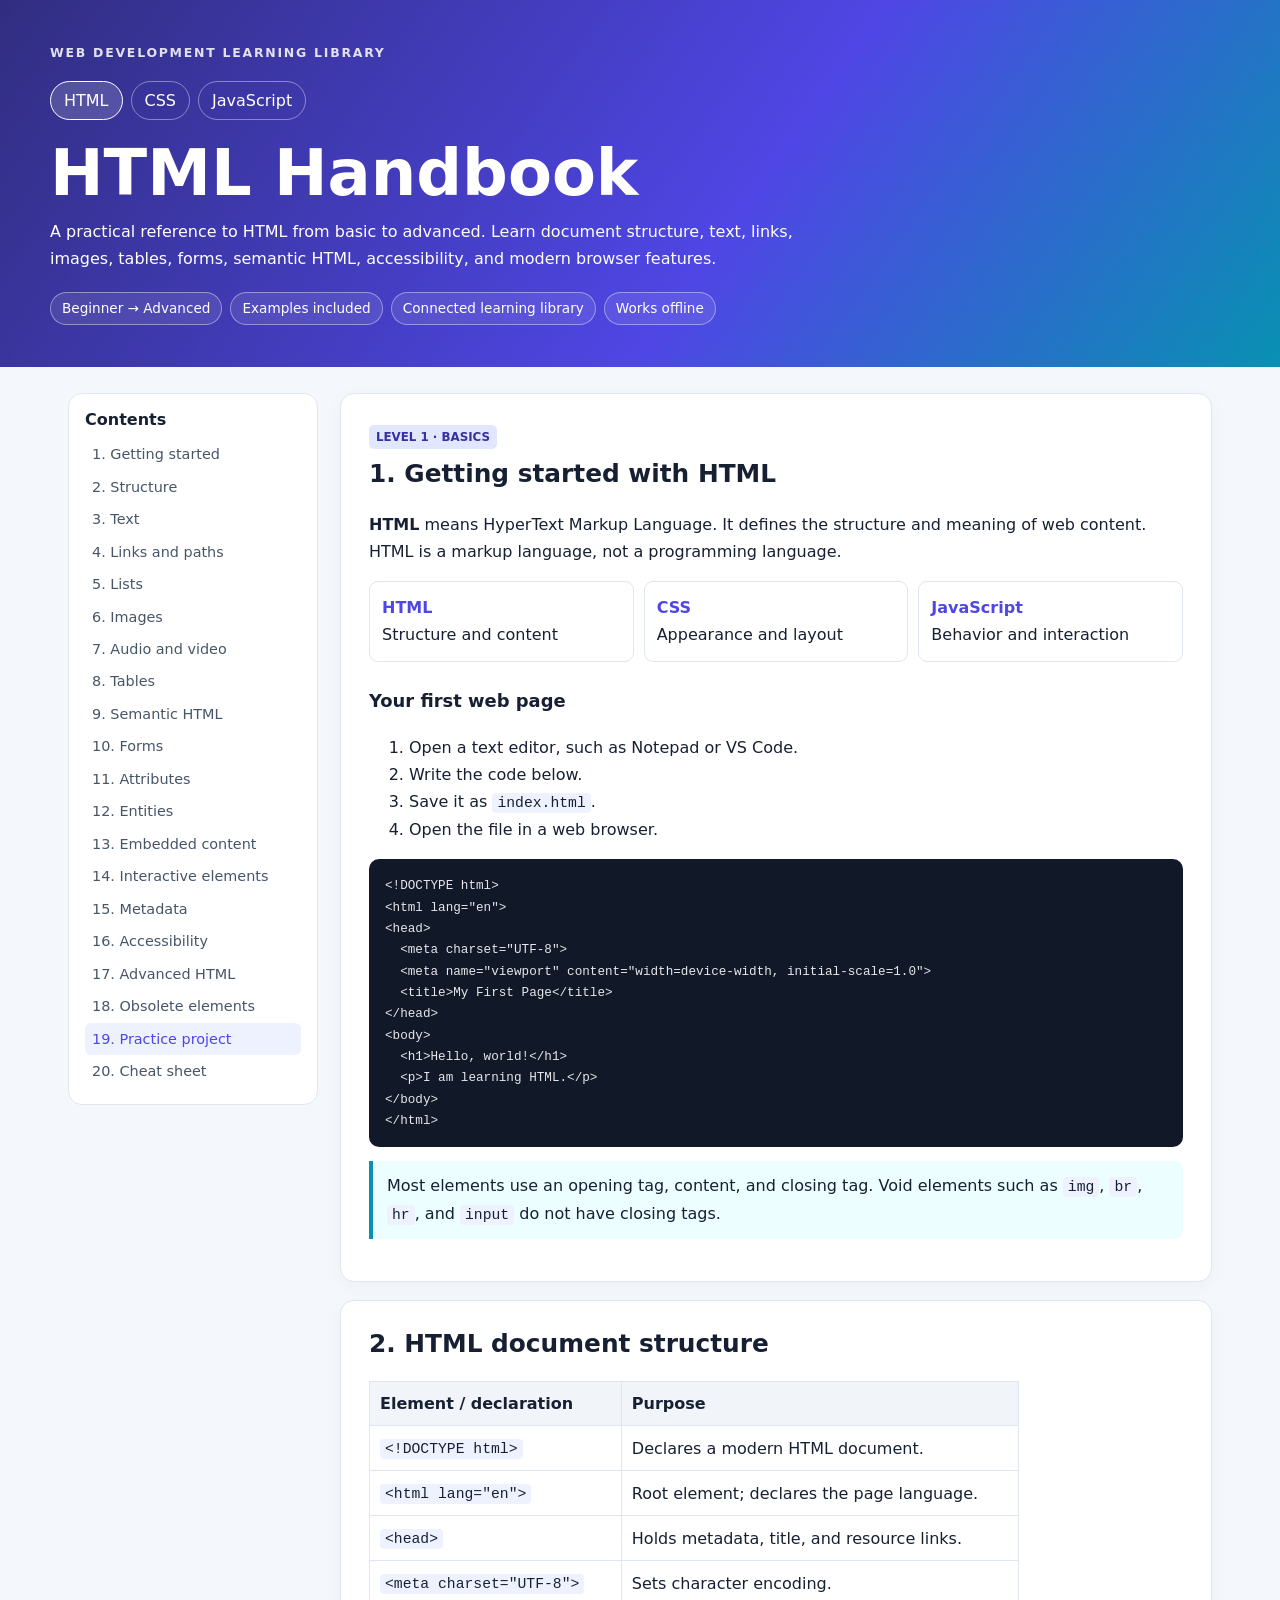
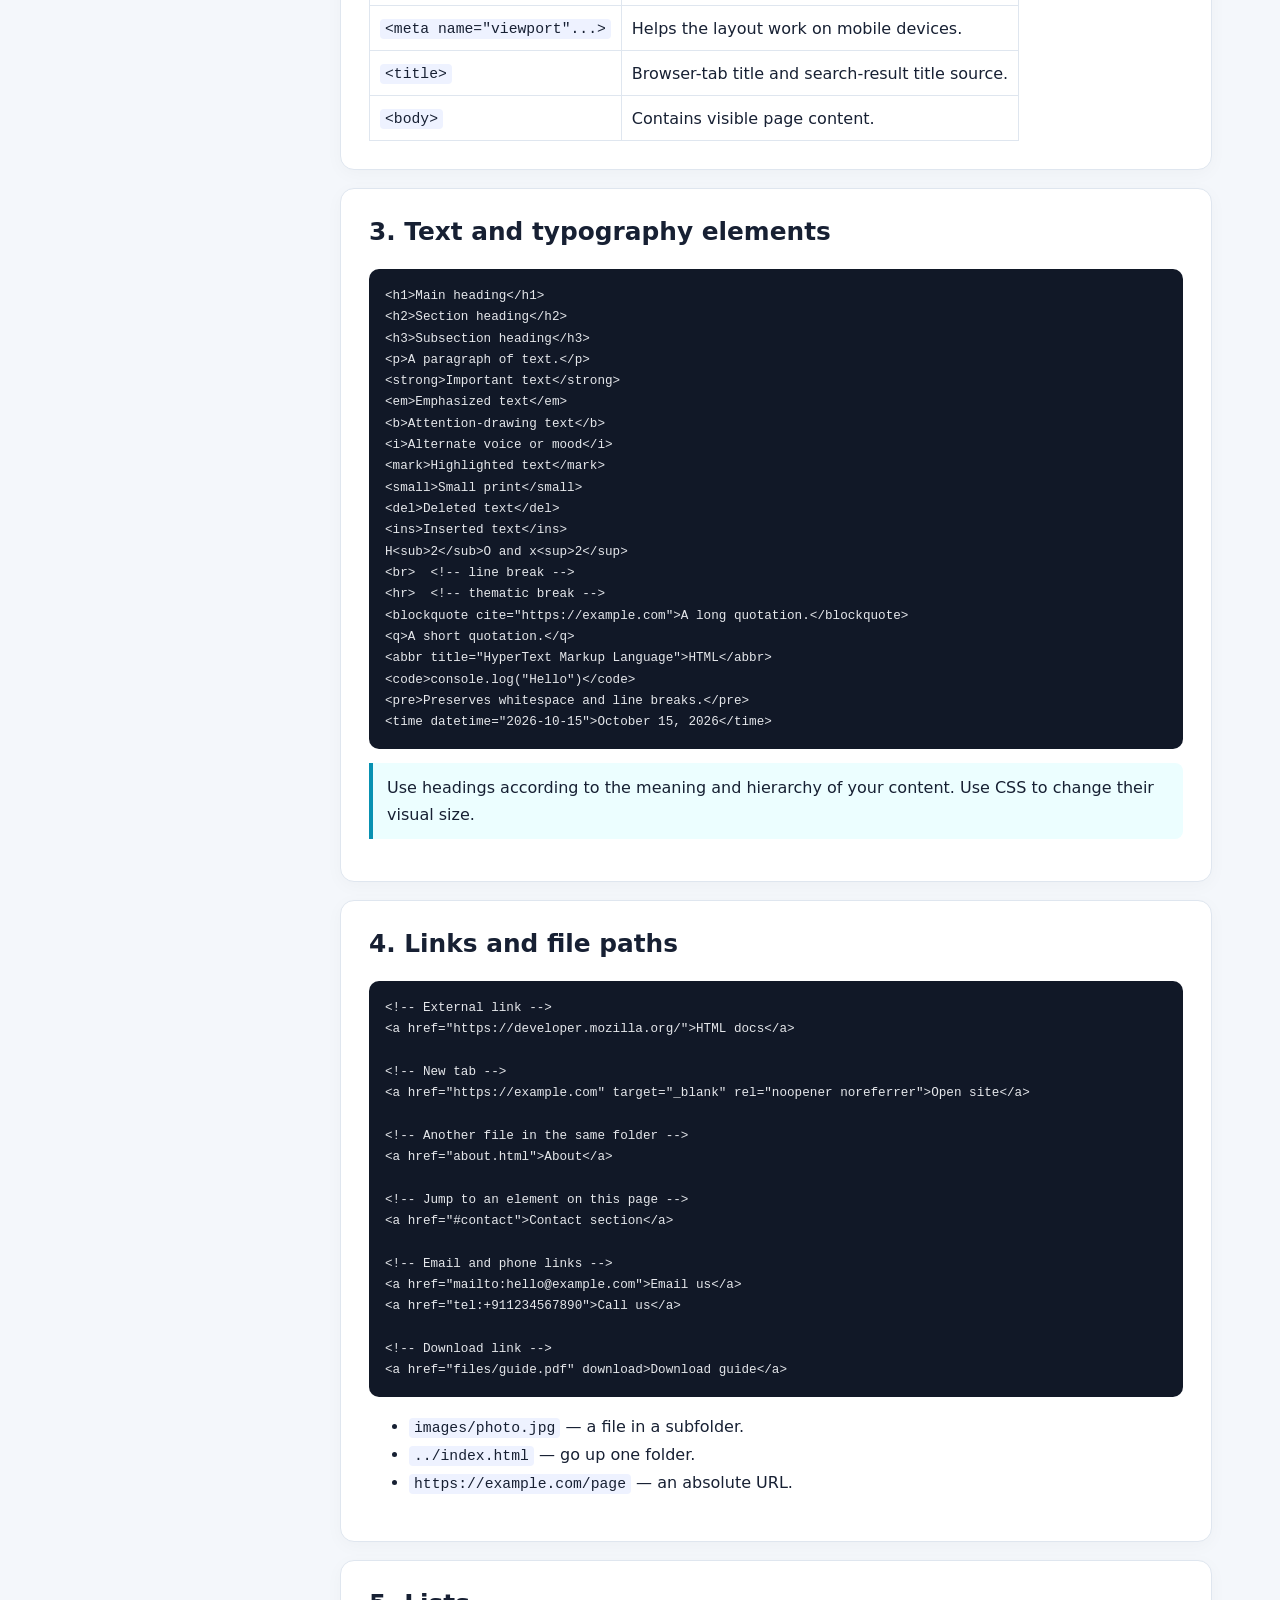
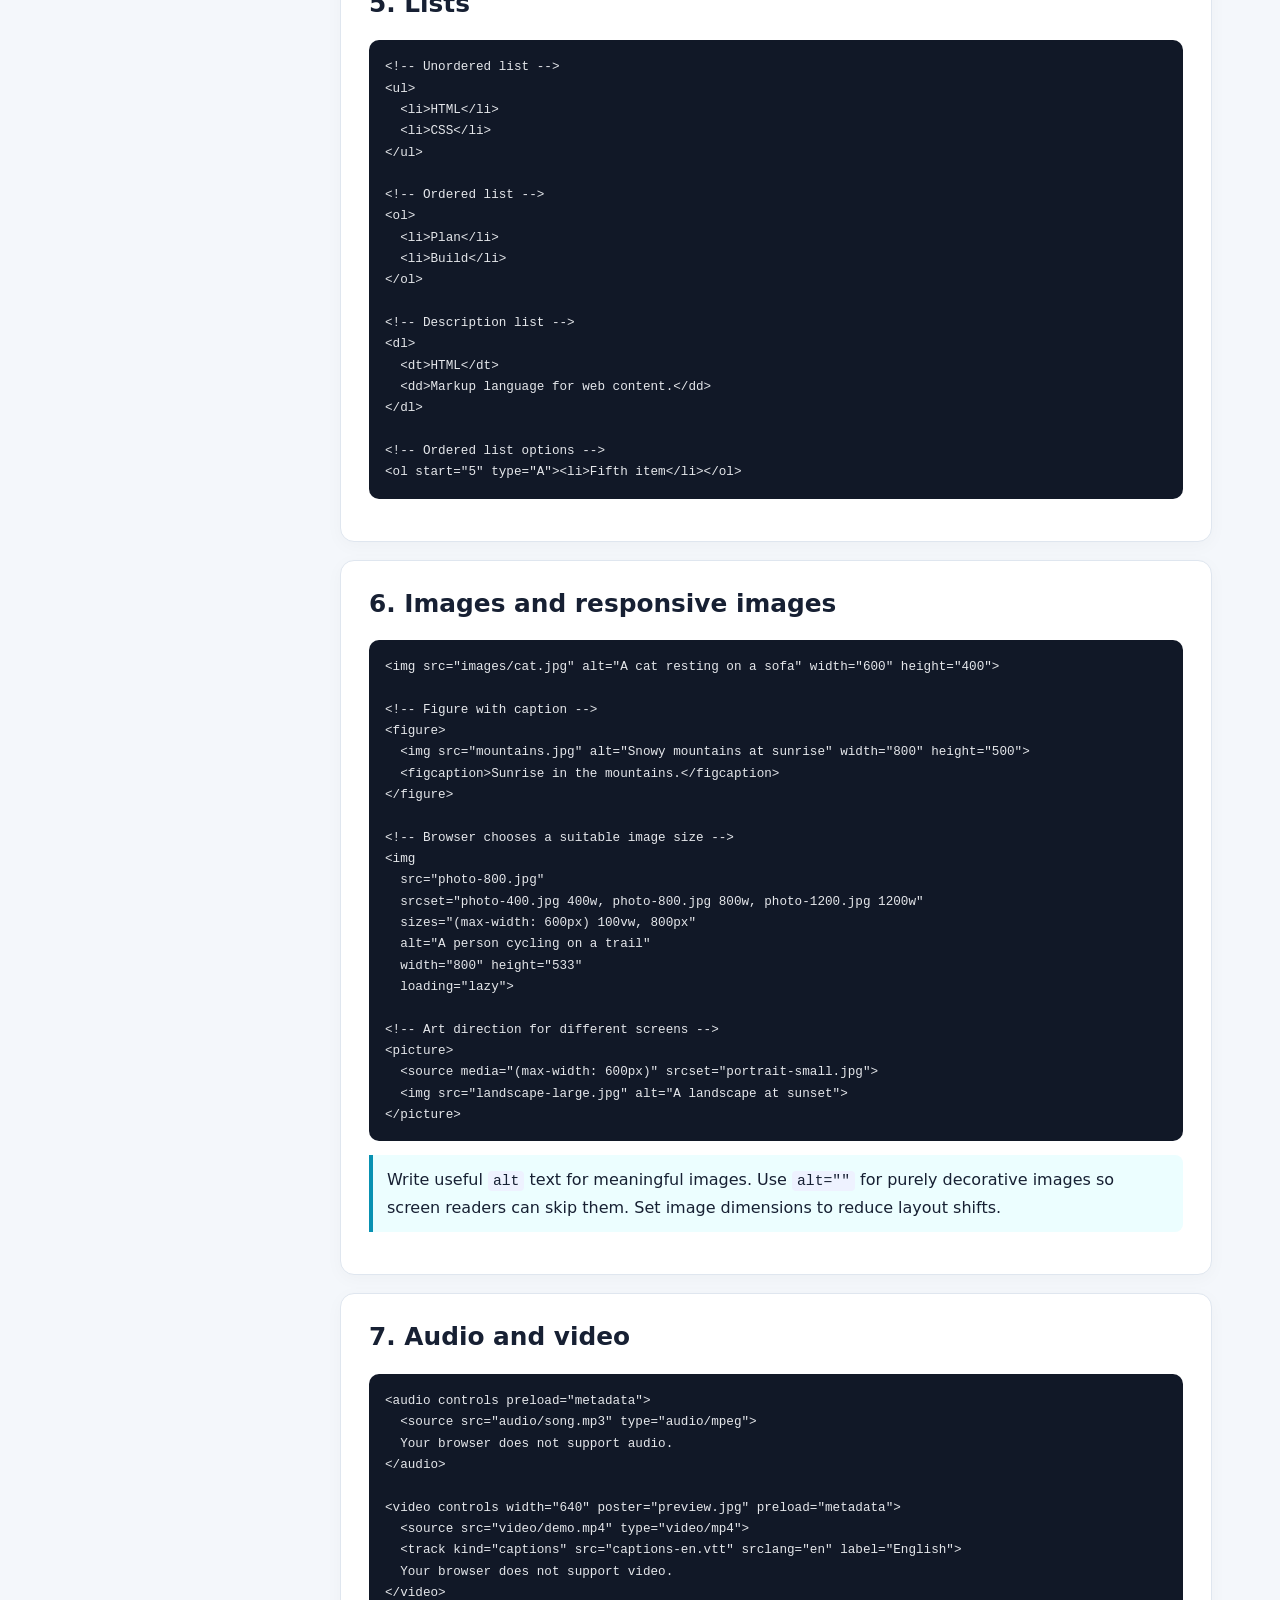
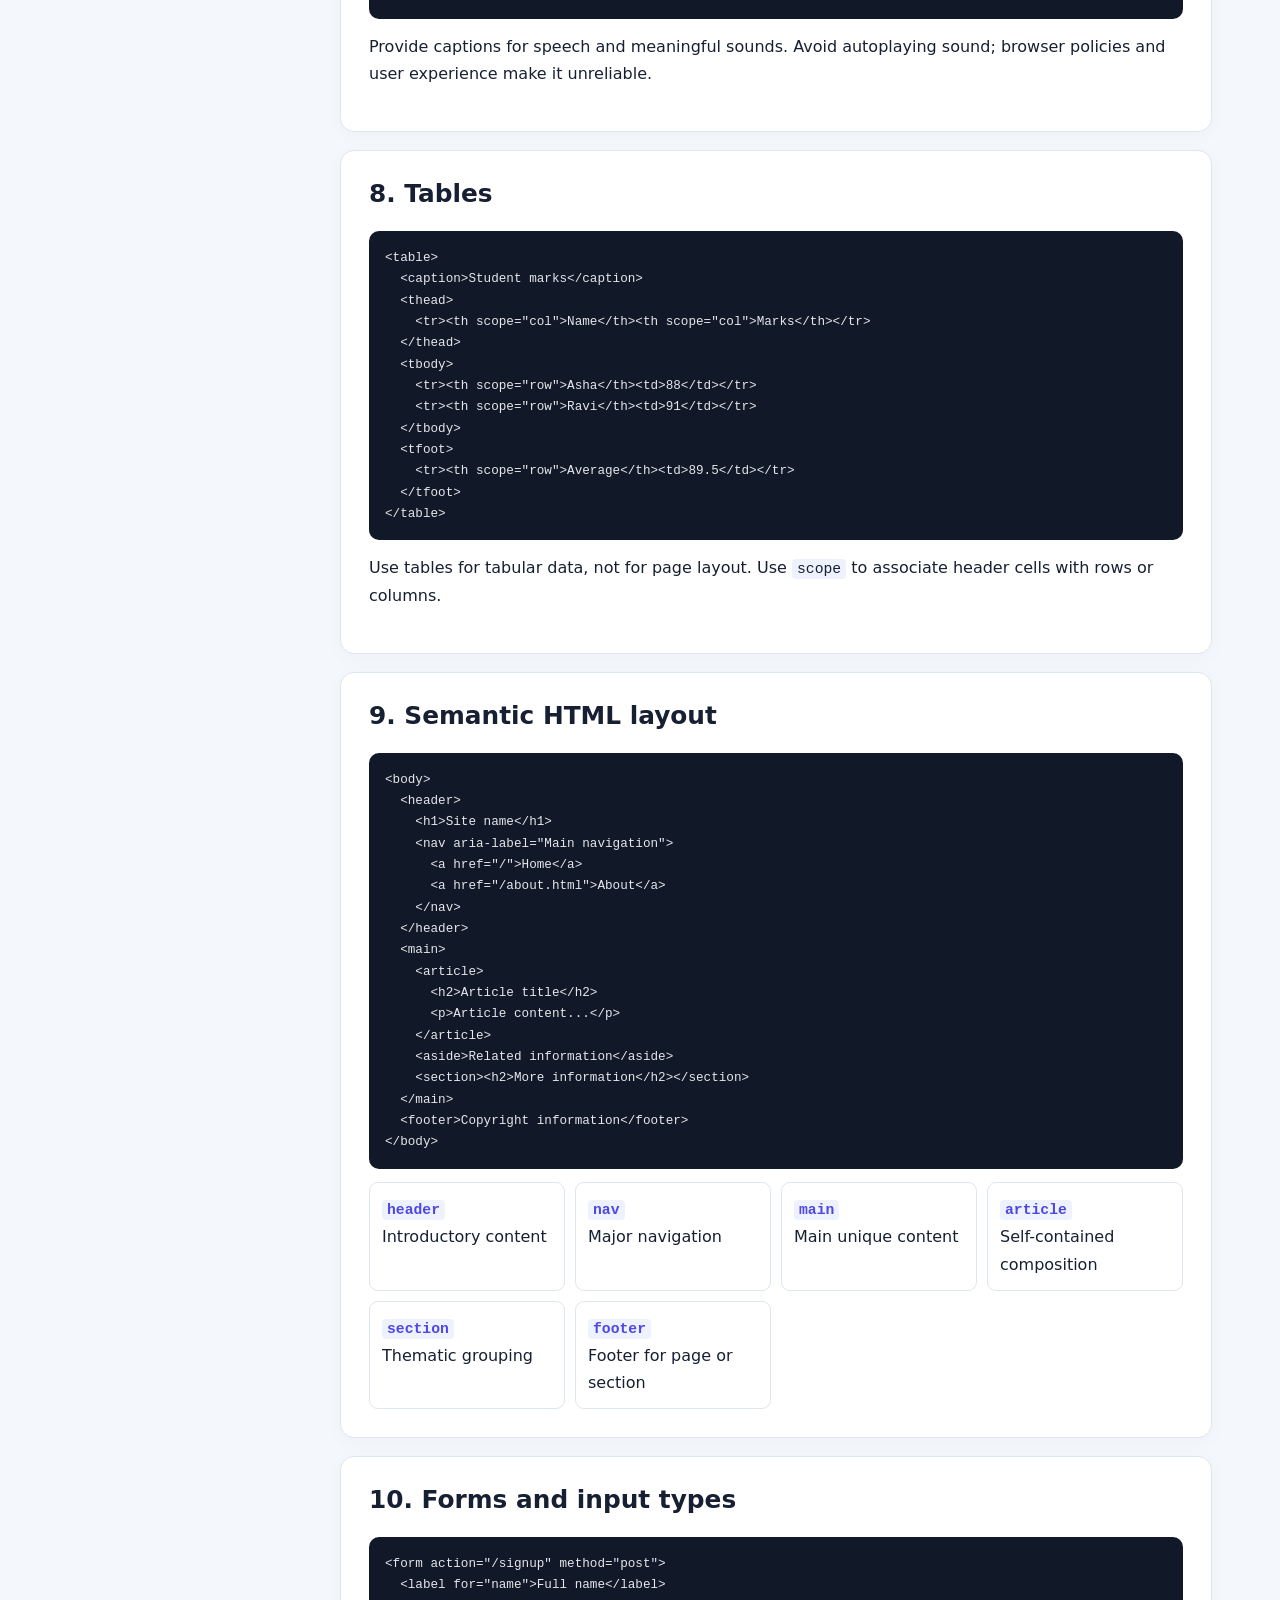
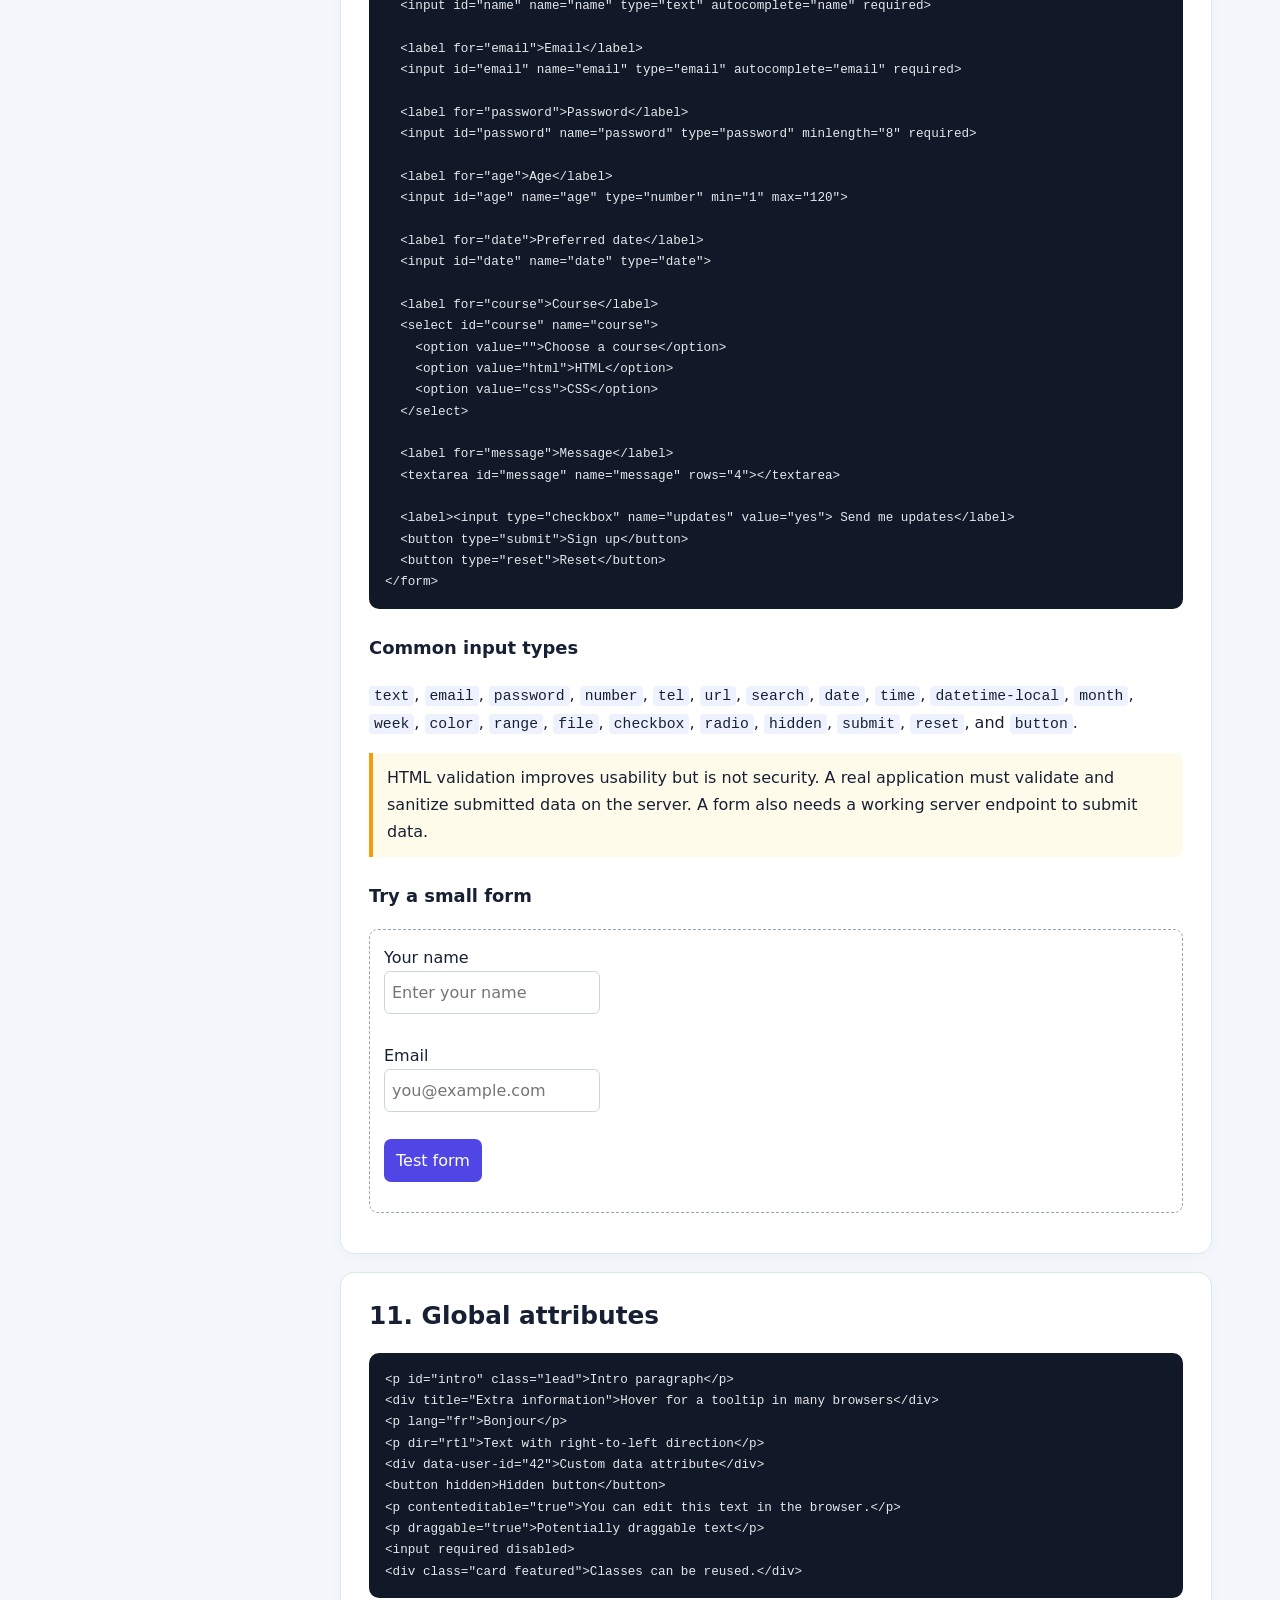
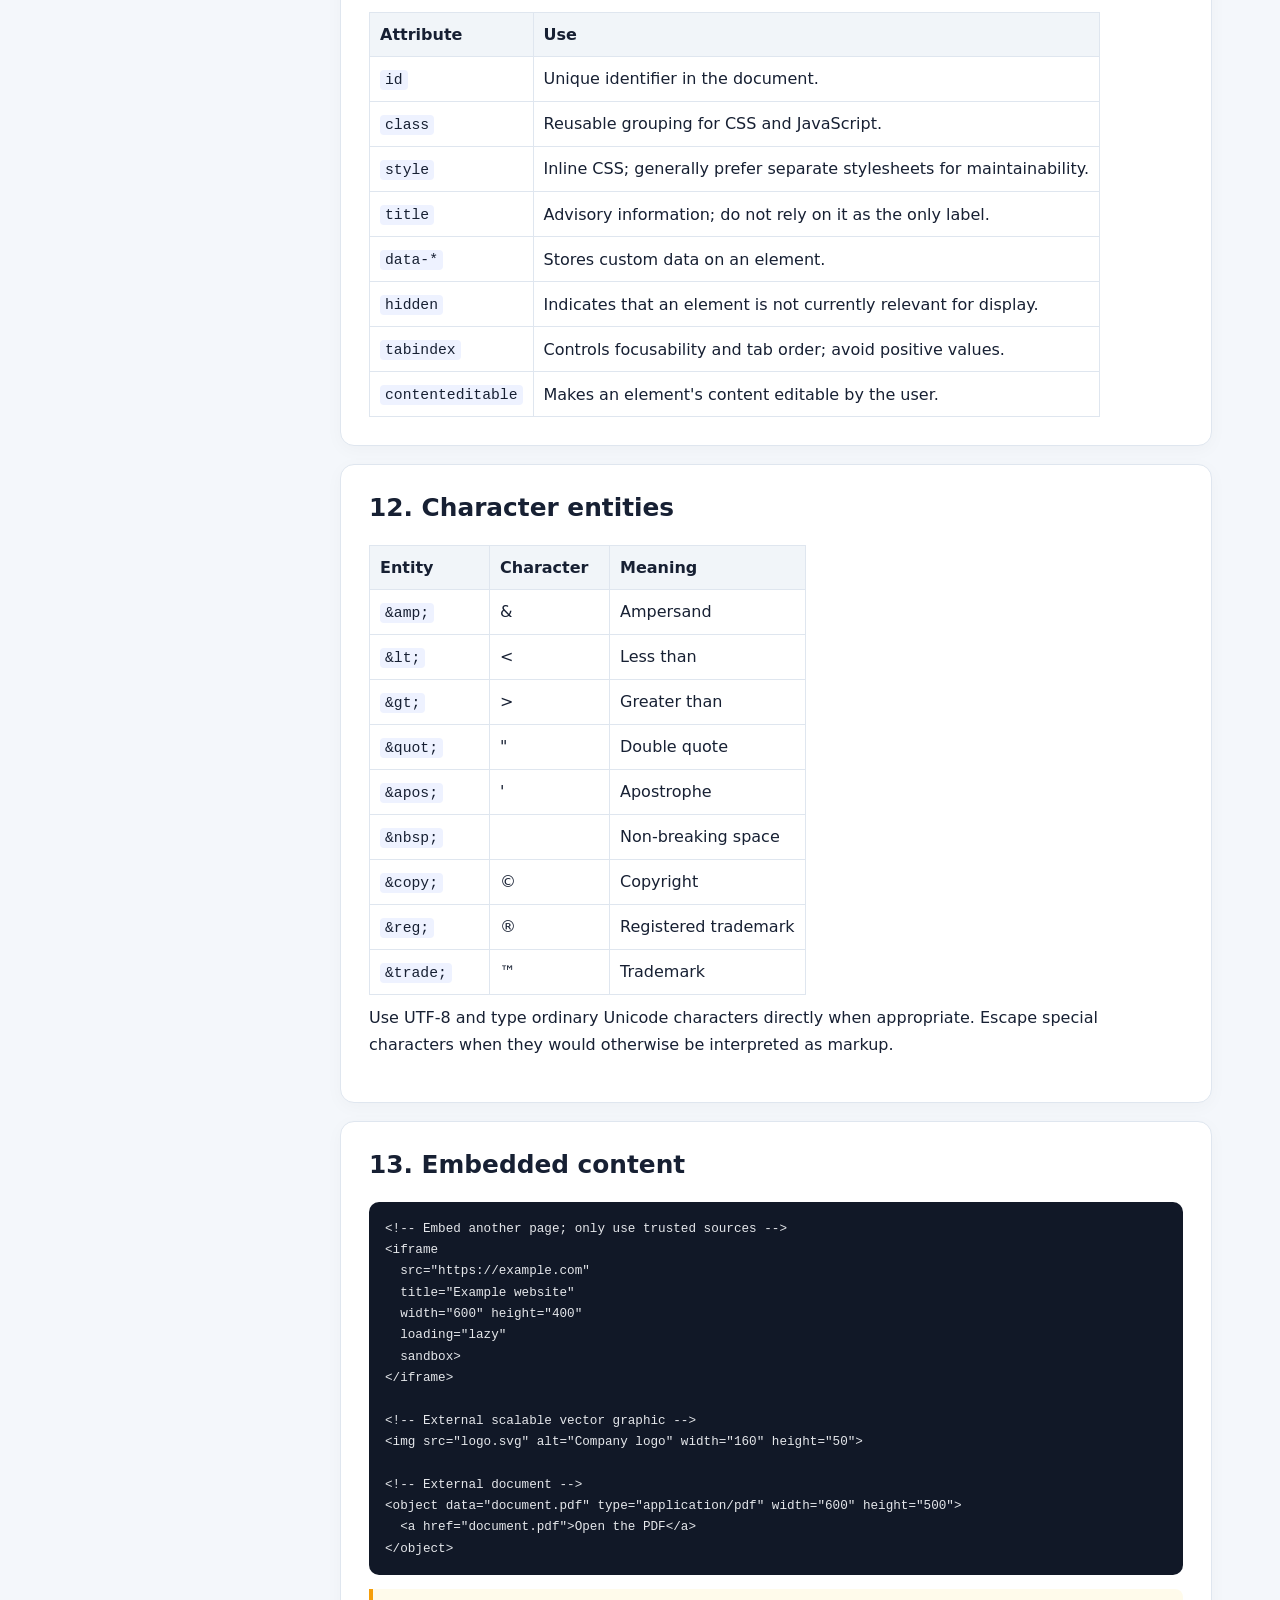
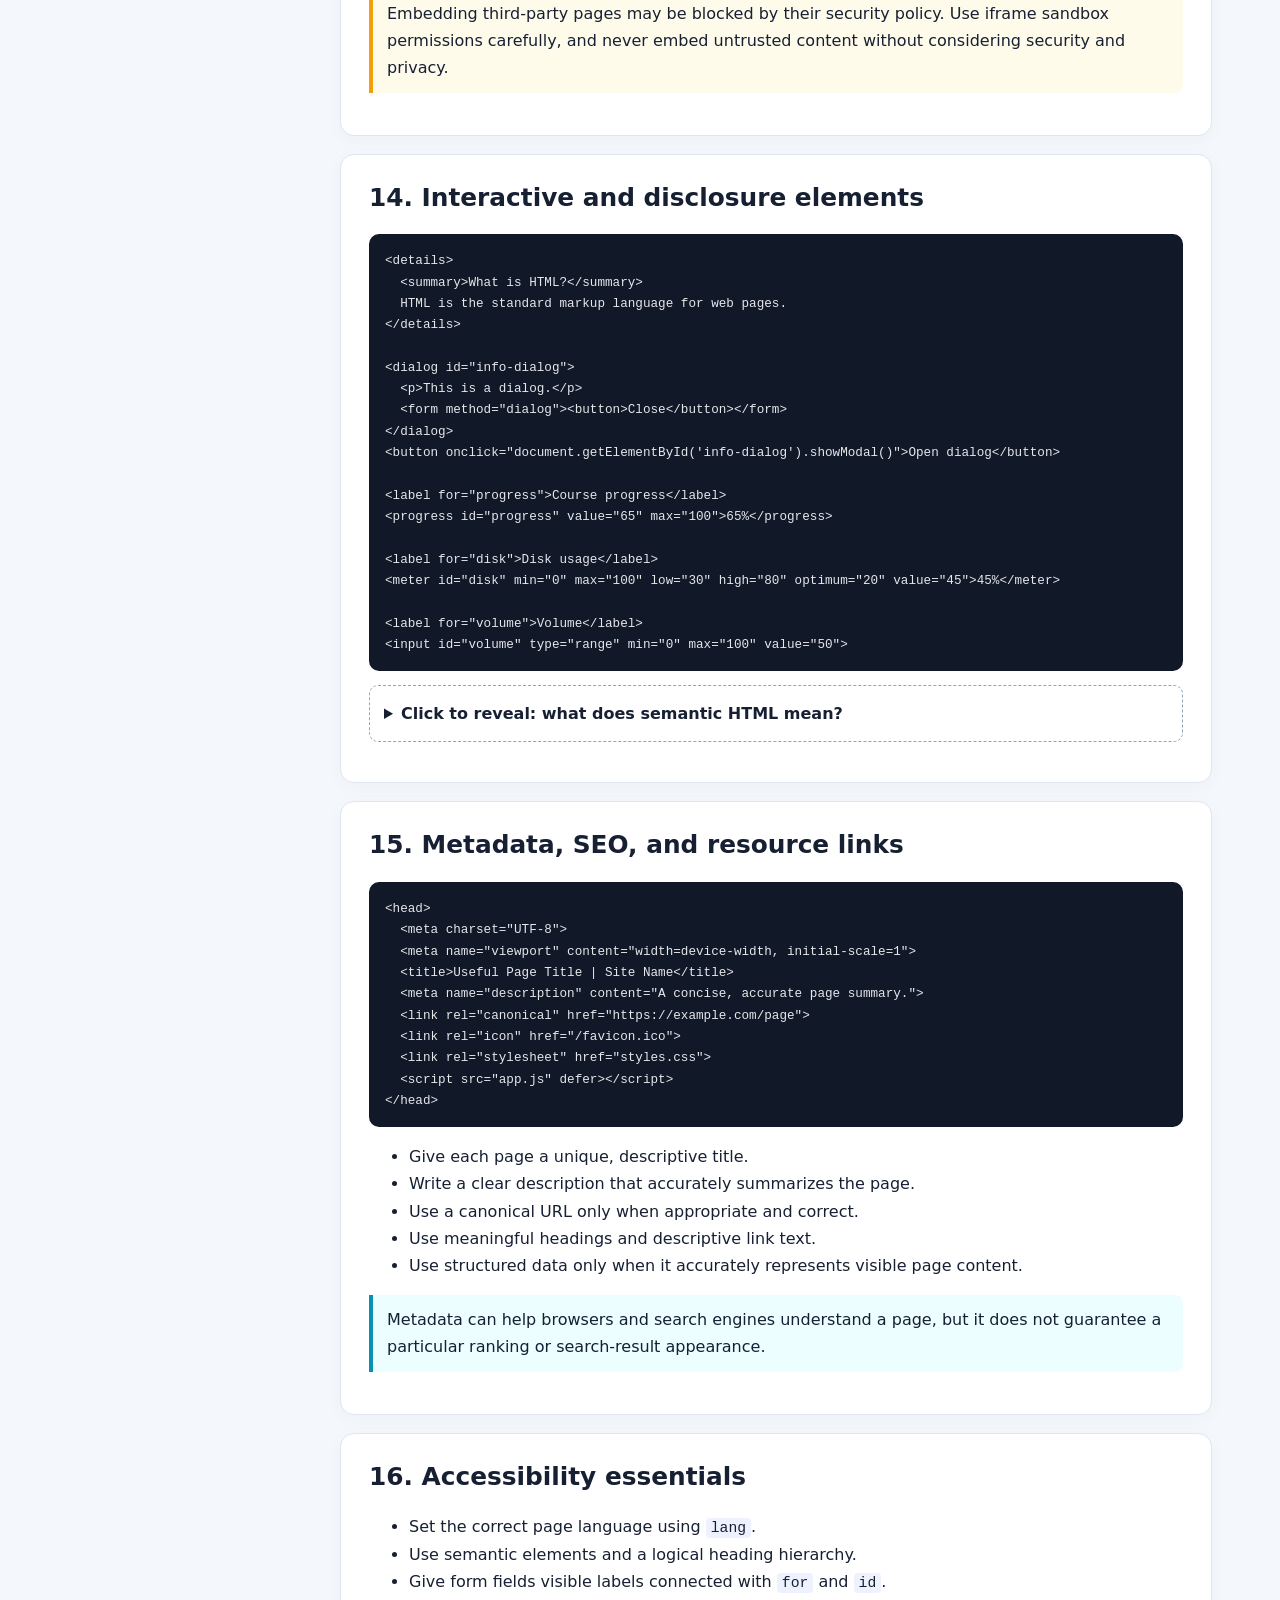
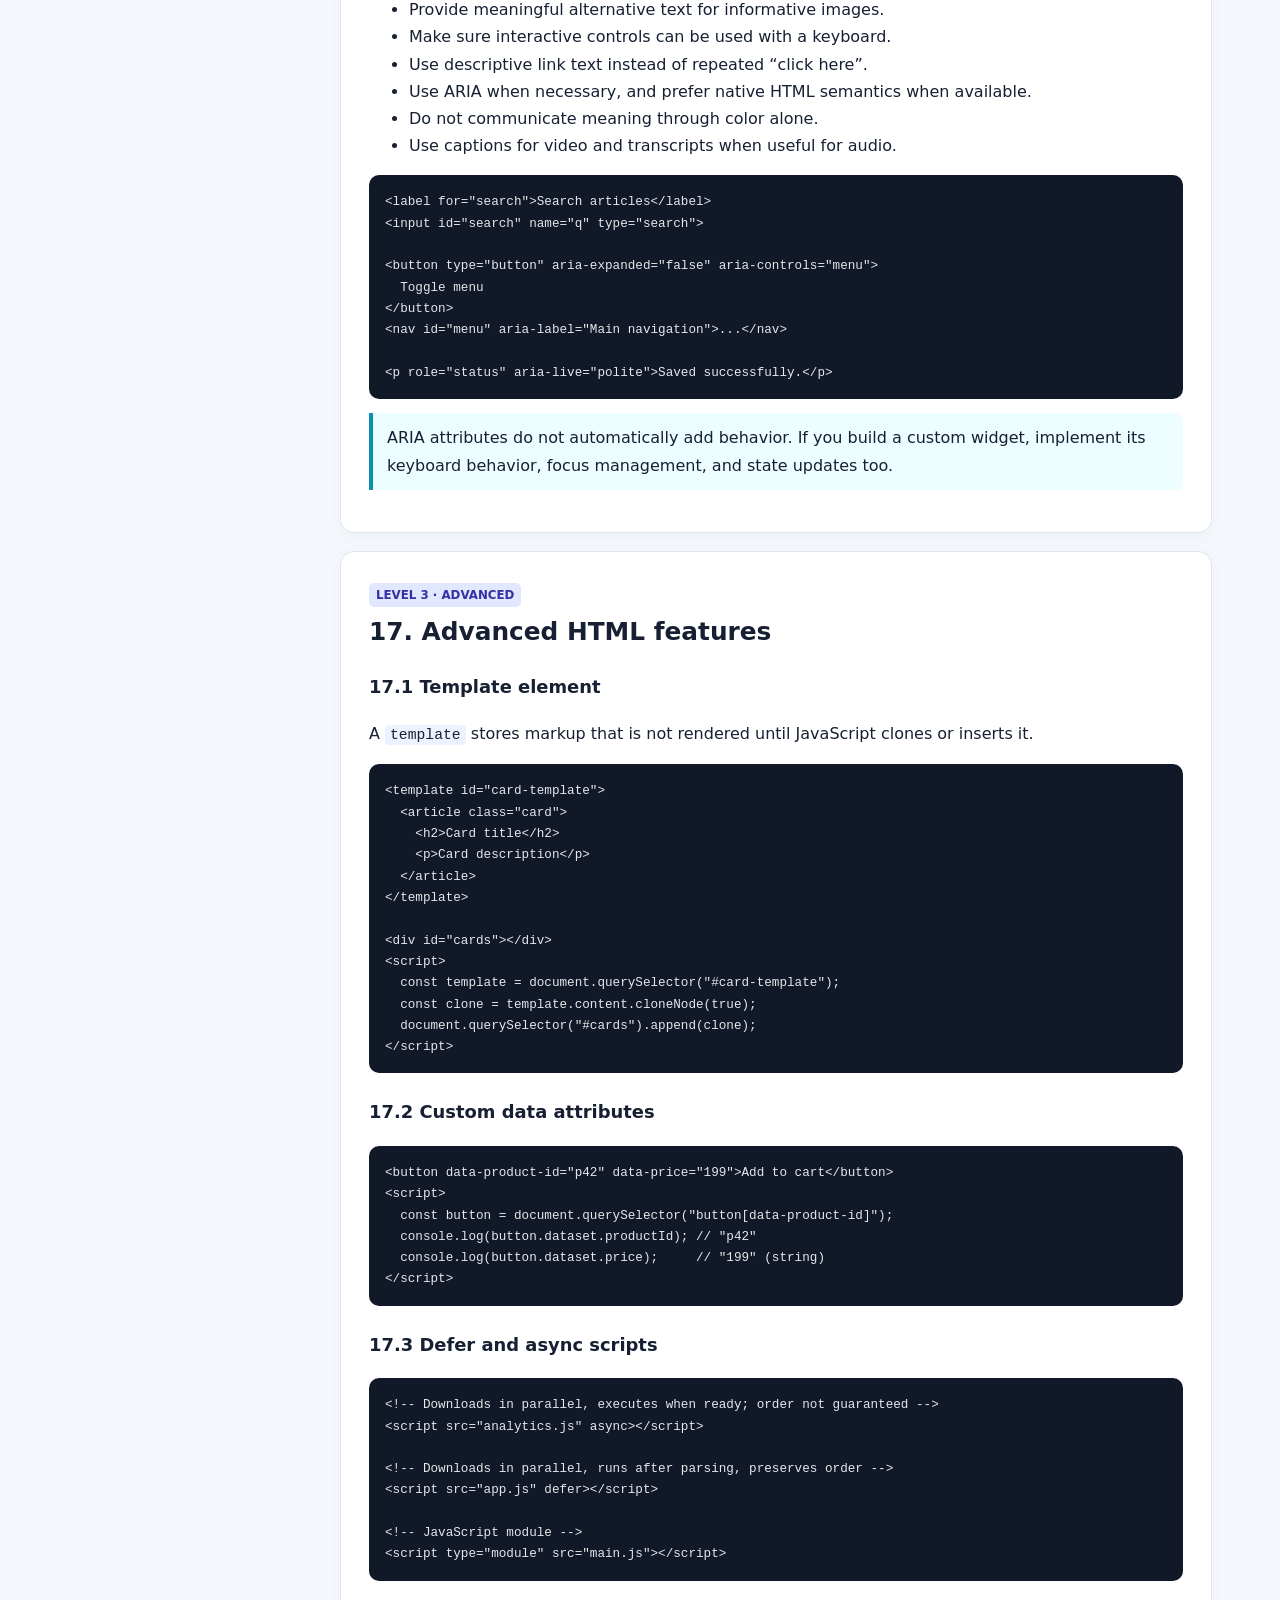
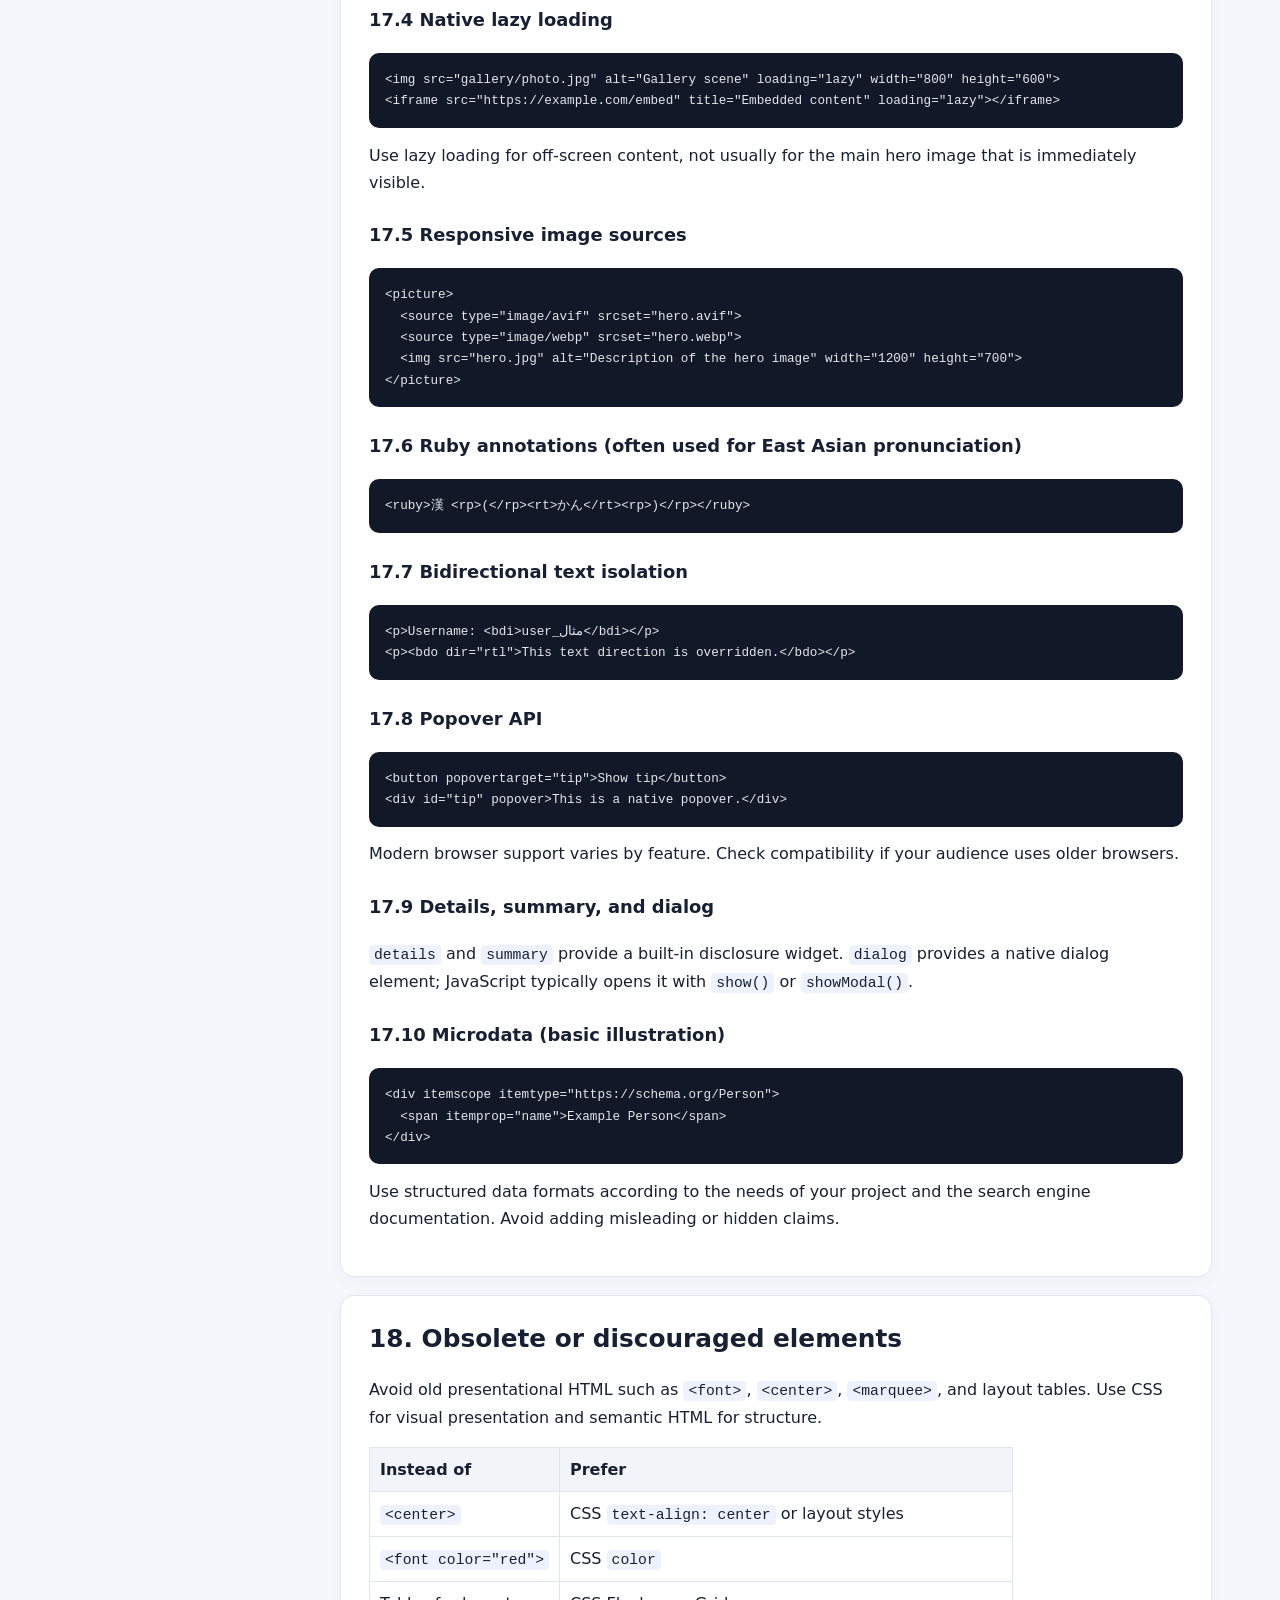
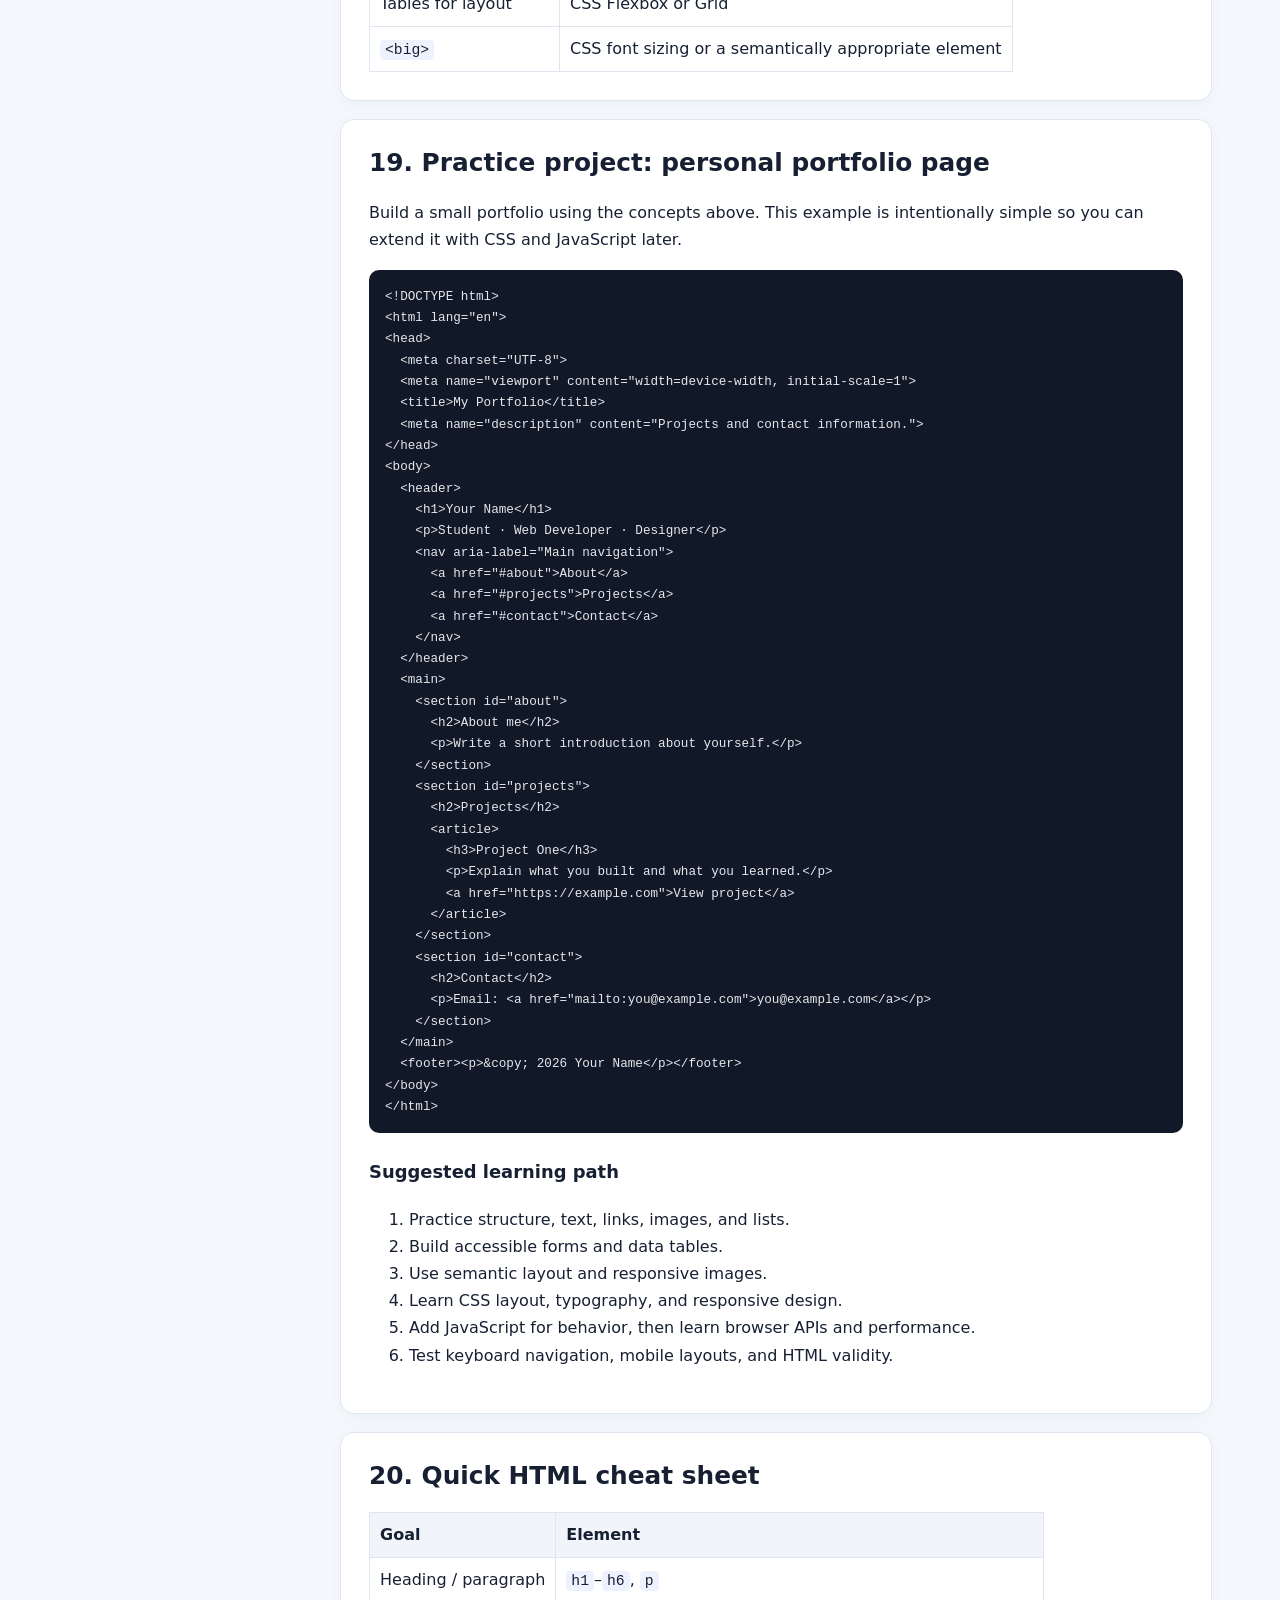
<file: index.html>
<!DOCTYPE html>
<html lang="en">
<head>
  <meta charset="UTF-8">
  <meta name="viewport" content="width=device-width, initial-scale=1.0">
  <meta name="description" content="A beginner-to-advanced HTML reference with examples of common HTML elements, forms, semantic markup, accessibility, and modern features.">
  <title>HTML Handbook — Web Development Library</title>
    <link rel="stylesheet" href="style.css">
</head>
<body>
<header>
  <div class="hero">
    <div class="eyebrow">Web development learning library</div>
    <nav class="top-nav" aria-label="Learning paths"><a class="active" href="index.html">HTML</a><a href="css.html">CSS</a><a href="javascript.html">JavaScript</a></nav>
    <h1>HTML Handbook</h1>
    <p>A practical reference to HTML from basic to advanced. Learn document structure, text, links, images, tables, forms, semantic HTML, accessibility, and modern browser features.</p>
    <div class="chips"><span>Beginner → Advanced</span><span>Examples included</span><span>Connected learning library</span><span>Works offline</span></div>
  </div>
</header>

<div class="layout">
<nav aria-label="Table of contents">
  <h2>Contents</h2>
  <div class="links">
    <a href="#start">1. Getting started</a><a href="#structure">2. Structure</a><a href="#text">3. Text</a>
    <a href="#links">4. Links and paths</a><a href="#lists">5. Lists</a><a href="#images">6. Images</a>
    <a href="#media">7. Audio and video</a><a href="#tables">8. Tables</a><a href="#semantic">9. Semantic HTML</a>
    <a href="#forms">10. Forms</a><a href="#attributes">11. Attributes</a><a href="#entities">12. Entities</a>
    <a href="#embed">13. Embedded content</a><a href="#interactive">14. Interactive elements</a><a href="#metadata">15. Metadata</a>
    <a href="#accessibility">16. Accessibility</a><a href="#advanced">17. Advanced HTML</a><a href="#obsolete">18. Obsolete elements</a>
    <a href="#practice">19. Practice project</a><a href="#cheatsheet">20. Cheat sheet</a>
  </div>
</nav>

<main>
<section id="start">
  <span class="tag">LEVEL 1 · BASICS</span><h2>1. Getting started with HTML</h2>
  <p><strong>HTML</strong> means HyperText Markup Language. It defines the structure and meaning of web content. HTML is a markup language, not a programming language.</p>
  <div class="grid"><div class="mini"><strong>HTML</strong>Structure and content</div><div class="mini"><strong>CSS</strong>Appearance and layout</div><div class="mini"><strong>JavaScript</strong>Behavior and interaction</div></div>
  <h3>Your first web page</h3>
  <ol><li>Open a text editor, such as Notepad or VS Code.</li><li>Write the code below.</li><li>Save it as <code>index.html</code>.</li><li>Open the file in a web browser.</li></ol>
  <pre><code>&lt;!DOCTYPE html&gt;
&lt;html lang="en"&gt;
&lt;head&gt;
  &lt;meta charset="UTF-8"&gt;
  &lt;meta name="viewport" content="width=device-width, initial-scale=1.0"&gt;
  &lt;title&gt;My First Page&lt;/title&gt;
&lt;/head&gt;
&lt;body&gt;
  &lt;h1&gt;Hello, world!&lt;/h1&gt;
  &lt;p&gt;I am learning HTML.&lt;/p&gt;
&lt;/body&gt;
&lt;/html&gt;</code></pre>
  <div class="note">Most elements use an opening tag, content, and closing tag. Void elements such as <code>img</code>, <code>br</code>, <code>hr</code>, and <code>input</code> do not have closing tags.</div>
</section>

<section id="structure">
  <h2>2. HTML document structure</h2>
  <table><thead><tr><th>Element / declaration</th><th>Purpose</th></tr></thead><tbody>
  <tr><td><code>&lt;!DOCTYPE html&gt;</code></td><td>Declares a modern HTML document.</td></tr>
  <tr><td><code>&lt;html lang="en"&gt;</code></td><td>Root element; declares the page language.</td></tr>
  <tr><td><code>&lt;head&gt;</code></td><td>Holds metadata, title, and resource links.</td></tr>
  <tr><td><code>&lt;meta charset="UTF-8"&gt;</code></td><td>Sets character encoding.</td></tr>
  <tr><td><code>&lt;meta name="viewport"...&gt;</code></td><td>Helps the layout work on mobile devices.</td></tr>
  <tr><td><code>&lt;title&gt;</code></td><td>Browser-tab title and search-result title source.</td></tr>
  <tr><td><code>&lt;body&gt;</code></td><td>Contains visible page content.</td></tr>
  </tbody></table>
</section>

<section id="text">
  <h2>3. Text and typography elements</h2>
  <pre><code>&lt;h1&gt;Main heading&lt;/h1&gt;
&lt;h2&gt;Section heading&lt;/h2&gt;
&lt;h3&gt;Subsection heading&lt;/h3&gt;
&lt;p&gt;A paragraph of text.&lt;/p&gt;
&lt;strong&gt;Important text&lt;/strong&gt;
&lt;em&gt;Emphasized text&lt;/em&gt;
&lt;b&gt;Attention-drawing text&lt;/b&gt;
&lt;i&gt;Alternate voice or mood&lt;/i&gt;
&lt;mark&gt;Highlighted text&lt;/mark&gt;
&lt;small&gt;Small print&lt;/small&gt;
&lt;del&gt;Deleted text&lt;/del&gt;
&lt;ins&gt;Inserted text&lt;/ins&gt;
H&lt;sub&gt;2&lt;/sub&gt;O and x&lt;sup&gt;2&lt;/sup&gt;
&lt;br&gt;  &lt;!-- line break --&gt;
&lt;hr&gt;  &lt;!-- thematic break --&gt;
&lt;blockquote cite="https://example.com"&gt;A long quotation.&lt;/blockquote&gt;
&lt;q&gt;A short quotation.&lt;/q&gt;
&lt;abbr title="HyperText Markup Language"&gt;HTML&lt;/abbr&gt;
&lt;code&gt;console.log("Hello")&lt;/code&gt;
&lt;pre&gt;Preserves whitespace and line breaks.&lt;/pre&gt;
&lt;time datetime="2026-10-15"&gt;October 15, 2026&lt;/time&gt;</code></pre>
  <div class="note">Use headings according to the meaning and hierarchy of your content. Use CSS to change their visual size.</div>
</section>

<section id="links">
  <h2>4. Links and file paths</h2>
  <pre><code>&lt;!-- External link --&gt;
&lt;a href="https://developer.mozilla.org/"&gt;HTML docs&lt;/a&gt;

&lt;!-- New tab --&gt;
&lt;a href="https://example.com" target="_blank" rel="noopener noreferrer"&gt;Open site&lt;/a&gt;

&lt;!-- Another file in the same folder --&gt;
&lt;a href="about.html"&gt;About&lt;/a&gt;

&lt;!-- Jump to an element on this page --&gt;
&lt;a href="#contact"&gt;Contact section&lt;/a&gt;

&lt;!-- Email and phone links --&gt;
&lt;a href="mailto:hello@example.com"&gt;Email us&lt;/a&gt;
&lt;a href="tel:+911234567890"&gt;Call us&lt;/a&gt;

&lt;!-- Download link --&gt;
&lt;a href="files/guide.pdf" download&gt;Download guide&lt;/a&gt;</code></pre>
  <ul><li><code>images/photo.jpg</code> — a file in a subfolder.</li><li><code>../index.html</code> — go up one folder.</li><li><code>https://example.com/page</code> — an absolute URL.</li></ul>
</section>

<section id="lists">
  <h2>5. Lists</h2>
  <pre><code>&lt;!-- Unordered list --&gt;
&lt;ul&gt;
  &lt;li&gt;HTML&lt;/li&gt;
  &lt;li&gt;CSS&lt;/li&gt;
&lt;/ul&gt;

&lt;!-- Ordered list --&gt;
&lt;ol&gt;
  &lt;li&gt;Plan&lt;/li&gt;
  &lt;li&gt;Build&lt;/li&gt;
&lt;/ol&gt;

&lt;!-- Description list --&gt;
&lt;dl&gt;
  &lt;dt&gt;HTML&lt;/dt&gt;
  &lt;dd&gt;Markup language for web content.&lt;/dd&gt;
&lt;/dl&gt;

&lt;!-- Ordered list options --&gt;
&lt;ol start="5" type="A"&gt;&lt;li&gt;Fifth item&lt;/li&gt;&lt;/ol&gt;</code></pre>
</section>

<section id="images">
  <h2>6. Images and responsive images</h2>
  <pre><code>&lt;img src="images/cat.jpg" alt="A cat resting on a sofa" width="600" height="400"&gt;

&lt;!-- Figure with caption --&gt;
&lt;figure&gt;
  &lt;img src="mountains.jpg" alt="Snowy mountains at sunrise" width="800" height="500"&gt;
  &lt;figcaption&gt;Sunrise in the mountains.&lt;/figcaption&gt;
&lt;/figure&gt;

&lt;!-- Browser chooses a suitable image size --&gt;
&lt;img
  src="photo-800.jpg"
  srcset="photo-400.jpg 400w, photo-800.jpg 800w, photo-1200.jpg 1200w"
  sizes="(max-width: 600px) 100vw, 800px"
  alt="A person cycling on a trail"
  width="800" height="533"
  loading="lazy"&gt;

&lt;!-- Art direction for different screens --&gt;
&lt;picture&gt;
  &lt;source media="(max-width: 600px)" srcset="portrait-small.jpg"&gt;
  &lt;img src="landscape-large.jpg" alt="A landscape at sunset"&gt;
&lt;/picture&gt;</code></pre>
  <div class="note">Write useful <code>alt</code> text for meaningful images. Use <code>alt=""</code> for purely decorative images so screen readers can skip them. Set image dimensions to reduce layout shifts.</div>
</section>

<section id="media">
  <h2>7. Audio and video</h2>
  <pre><code>&lt;audio controls preload="metadata"&gt;
  &lt;source src="audio/song.mp3" type="audio/mpeg"&gt;
  Your browser does not support audio.
&lt;/audio&gt;

&lt;video controls width="640" poster="preview.jpg" preload="metadata"&gt;
  &lt;source src="video/demo.mp4" type="video/mp4"&gt;
  &lt;track kind="captions" src="captions-en.vtt" srclang="en" label="English"&gt;
  Your browser does not support video.
&lt;/video&gt;</code></pre>
  <p>Provide captions for speech and meaningful sounds. Avoid autoplaying sound; browser policies and user experience make it unreliable.</p>
</section>

<section id="tables">
  <h2>8. Tables</h2>
  <pre><code>&lt;table&gt;
  &lt;caption&gt;Student marks&lt;/caption&gt;
  &lt;thead&gt;
    &lt;tr&gt;&lt;th scope="col"&gt;Name&lt;/th&gt;&lt;th scope="col"&gt;Marks&lt;/th&gt;&lt;/tr&gt;
  &lt;/thead&gt;
  &lt;tbody&gt;
    &lt;tr&gt;&lt;th scope="row"&gt;Asha&lt;/th&gt;&lt;td&gt;88&lt;/td&gt;&lt;/tr&gt;
    &lt;tr&gt;&lt;th scope="row"&gt;Ravi&lt;/th&gt;&lt;td&gt;91&lt;/td&gt;&lt;/tr&gt;
  &lt;/tbody&gt;
  &lt;tfoot&gt;
    &lt;tr&gt;&lt;th scope="row"&gt;Average&lt;/th&gt;&lt;td&gt;89.5&lt;/td&gt;&lt;/tr&gt;
  &lt;/tfoot&gt;
&lt;/table&gt;</code></pre>
  <p>Use tables for tabular data, not for page layout. Use <code>scope</code> to associate header cells with rows or columns.</p>
</section>

<section id="semantic">
  <h2>9. Semantic HTML layout</h2>
  <pre><code>&lt;body&gt;
  &lt;header&gt;
    &lt;h1&gt;Site name&lt;/h1&gt;
    &lt;nav aria-label="Main navigation"&gt;
      &lt;a href="/"&gt;Home&lt;/a&gt;
      &lt;a href="/about.html"&gt;About&lt;/a&gt;
    &lt;/nav&gt;
  &lt;/header&gt;
  &lt;main&gt;
    &lt;article&gt;
      &lt;h2&gt;Article title&lt;/h2&gt;
      &lt;p&gt;Article content...&lt;/p&gt;
    &lt;/article&gt;
    &lt;aside&gt;Related information&lt;/aside&gt;
    &lt;section&gt;&lt;h2&gt;More information&lt;/h2&gt;&lt;/section&gt;
  &lt;/main&gt;
  &lt;footer&gt;Copyright information&lt;/footer&gt;
&lt;/body&gt;</code></pre>
  <div class="grid"><div class="mini"><strong><code>header</code></strong>Introductory content</div><div class="mini"><strong><code>nav</code></strong>Major navigation</div><div class="mini"><strong><code>main</code></strong>Main unique content</div><div class="mini"><strong><code>article</code></strong>Self-contained composition</div><div class="mini"><strong><code>section</code></strong>Thematic grouping</div><div class="mini"><strong><code>footer</code></strong>Footer for page or section</div></div>
</section>

<section id="forms">
  <h2>10. Forms and input types</h2>
  <pre><code>&lt;form action="/signup" method="post"&gt;
  &lt;label for="name"&gt;Full name&lt;/label&gt;
  &lt;input id="name" name="name" type="text" autocomplete="name" required&gt;

  &lt;label for="email"&gt;Email&lt;/label&gt;
  &lt;input id="email" name="email" type="email" autocomplete="email" required&gt;

  &lt;label for="password"&gt;Password&lt;/label&gt;
  &lt;input id="password" name="password" type="password" minlength="8" required&gt;

  &lt;label for="age"&gt;Age&lt;/label&gt;
  &lt;input id="age" name="age" type="number" min="1" max="120"&gt;

  &lt;label for="date"&gt;Preferred date&lt;/label&gt;
  &lt;input id="date" name="date" type="date"&gt;

  &lt;label for="course"&gt;Course&lt;/label&gt;
  &lt;select id="course" name="course"&gt;
    &lt;option value=""&gt;Choose a course&lt;/option&gt;
    &lt;option value="html"&gt;HTML&lt;/option&gt;
    &lt;option value="css"&gt;CSS&lt;/option&gt;
  &lt;/select&gt;

  &lt;label for="message"&gt;Message&lt;/label&gt;
  &lt;textarea id="message" name="message" rows="4"&gt;&lt;/textarea&gt;

  &lt;label&gt;&lt;input type="checkbox" name="updates" value="yes"&gt; Send me updates&lt;/label&gt;
  &lt;button type="submit"&gt;Sign up&lt;/button&gt;
  &lt;button type="reset"&gt;Reset&lt;/button&gt;
&lt;/form&gt;</code></pre>
  <h3>Common input types</h3>
  <p><code>text</code>, <code>email</code>, <code>password</code>, <code>number</code>, <code>tel</code>, <code>url</code>, <code>search</code>, <code>date</code>, <code>time</code>, <code>datetime-local</code>, <code>month</code>, <code>week</code>, <code>color</code>, <code>range</code>, <code>file</code>, <code>checkbox</code>, <code>radio</code>, <code>hidden</code>, <code>submit</code>, <code>reset</code>, and <code>button</code>.</p>
  <div class="note warn">HTML validation improves usability but is not security. A real application must validate and sanitize submitted data on the server. A form also needs a working server endpoint to submit data.</div>
  <h3>Try a small form</h3>
  <div class="demo">
    <form id="demo-form">
      <label for="demo-name">Your name</label><br><input id="demo-name" name="demo-name" required placeholder="Enter your name"><br><br>
      <label for="demo-email">Email</label><br><input id="demo-email" name="demo-email" type="email" required placeholder="you@example.com"><br><br>
      <button type="submit">Test form</button>
      <p id="form-result" aria-live="polite"></p>
    </form>
  </div>
</section>

<section id="attributes">
  <h2>11. Global attributes</h2>
  <pre><code>&lt;p id="intro" class="lead"&gt;Intro paragraph&lt;/p&gt;
&lt;div title="Extra information"&gt;Hover for a tooltip in many browsers&lt;/div&gt;
&lt;p lang="fr"&gt;Bonjour&lt;/p&gt;
&lt;p dir="rtl"&gt;Text with right-to-left direction&lt;/p&gt;
&lt;div data-user-id="42"&gt;Custom data attribute&lt;/div&gt;
&lt;button hidden&gt;Hidden button&lt;/button&gt;
&lt;p contenteditable="true"&gt;You can edit this text in the browser.&lt;/p&gt;
&lt;p draggable="true"&gt;Potentially draggable text&lt;/p&gt;
&lt;input required disabled&gt;
&lt;div class="card featured"&gt;Classes can be reused.&lt;/div&gt;</code></pre>
  <table><thead><tr><th>Attribute</th><th>Use</th></tr></thead><tbody>
  <tr><td><code>id</code></td><td>Unique identifier in the document.</td></tr><tr><td><code>class</code></td><td>Reusable grouping for CSS and JavaScript.</td></tr>
  <tr><td><code>style</code></td><td>Inline CSS; generally prefer separate stylesheets for maintainability.</td></tr><tr><td><code>title</code></td><td>Advisory information; do not rely on it as the only label.</td></tr>
  <tr><td><code>data-*</code></td><td>Stores custom data on an element.</td></tr><tr><td><code>hidden</code></td><td>Indicates that an element is not currently relevant for display.</td></tr>
  <tr><td><code>tabindex</code></td><td>Controls focusability and tab order; avoid positive values.</td></tr><tr><td><code>contenteditable</code></td><td>Makes an element's content editable by the user.</td></tr>
  </tbody></table>
</section>

<section id="entities">
  <h2>12. Character entities</h2>
  <table><thead><tr><th>Entity</th><th>Character</th><th>Meaning</th></tr></thead><tbody>
  <tr><td><code>&amp;amp;</code></td><td>&amp;</td><td>Ampersand</td></tr><tr><td><code>&amp;lt;</code></td><td>&lt;</td><td>Less than</td></tr>
  <tr><td><code>&amp;gt;</code></td><td>&gt;</td><td>Greater than</td></tr><tr><td><code>&amp;quot;</code></td><td>&quot;</td><td>Double quote</td></tr>
  <tr><td><code>&amp;apos;</code></td><td>'</td><td>Apostrophe</td></tr><tr><td><code>&amp;nbsp;</code></td><td> </td><td>Non-breaking space</td></tr>
  <tr><td><code>&amp;copy;</code></td><td>©</td><td>Copyright</td></tr><tr><td><code>&amp;reg;</code></td><td>®</td><td>Registered trademark</td></tr>
  <tr><td><code>&amp;trade;</code></td><td>™</td><td>Trademark</td></tr>
  </tbody></table>
  <p>Use UTF-8 and type ordinary Unicode characters directly when appropriate. Escape special characters when they would otherwise be interpreted as markup.</p>
</section>

<section id="embed">
  <h2>13. Embedded content</h2>
  <pre><code>&lt;!-- Embed another page; only use trusted sources --&gt;
&lt;iframe
  src="https://example.com"
  title="Example website"
  width="600" height="400"
  loading="lazy"
  sandbox&gt;
&lt;/iframe&gt;

&lt;!-- External scalable vector graphic --&gt;
&lt;img src="logo.svg" alt="Company logo" width="160" height="50"&gt;

&lt;!-- External document --&gt;
&lt;object data="document.pdf" type="application/pdf" width="600" height="500"&gt;
  &lt;a href="document.pdf"&gt;Open the PDF&lt;/a&gt;
&lt;/object&gt;</code></pre>
  <div class="note warn">Embedding third-party pages may be blocked by their security policy. Use iframe sandbox permissions carefully, and never embed untrusted content without considering security and privacy.</div>
</section>

<section id="interactive">
  <h2>14. Interactive and disclosure elements</h2>
  <pre><code>&lt;details&gt;
  &lt;summary&gt;What is HTML?&lt;/summary&gt;
  HTML is the standard markup language for web pages.
&lt;/details&gt;

&lt;dialog id="info-dialog"&gt;
  &lt;p&gt;This is a dialog.&lt;/p&gt;
  &lt;form method="dialog"&gt;&lt;button&gt;Close&lt;/button&gt;&lt;/form&gt;
&lt;/dialog&gt;
&lt;button onclick="document.getElementById('info-dialog').showModal()"&gt;Open dialog&lt;/button&gt;

&lt;label for="progress"&gt;Course progress&lt;/label&gt;
&lt;progress id="progress" value="65" max="100"&gt;65%&lt;/progress&gt;

&lt;label for="disk"&gt;Disk usage&lt;/label&gt;
&lt;meter id="disk" min="0" max="100" low="30" high="80" optimum="20" value="45"&gt;45%&lt;/meter&gt;

&lt;label for="volume"&gt;Volume&lt;/label&gt;
&lt;input id="volume" type="range" min="0" max="100" value="50"&gt;</code></pre>
  <div class="demo">
    <details><summary><strong>Click to reveal: what does semantic HTML mean?</strong></summary><p>It means choosing elements that describe the role and meaning of the content, such as <code>nav</code>, <code>main</code>, and <code>article</code>.</p></details>
  </div>
</section>

<section id="metadata">
  <h2>15. Metadata, SEO, and resource links</h2>
  <pre><code>&lt;head&gt;
  &lt;meta charset="UTF-8"&gt;
  &lt;meta name="viewport" content="width=device-width, initial-scale=1"&gt;
  &lt;title&gt;Useful Page Title | Site Name&lt;/title&gt;
  &lt;meta name="description" content="A concise, accurate page summary."&gt;
  &lt;link rel="canonical" href="https://example.com/page"&gt;
  &lt;link rel="icon" href="/favicon.ico"&gt;
  &lt;link rel="stylesheet" href="styles.css"&gt;
  &lt;script src="app.js" defer&gt;&lt;/script&gt;
&lt;/head&gt;</code></pre>
  <ul><li>Give each page a unique, descriptive title.</li><li>Write a clear description that accurately summarizes the page.</li><li>Use a canonical URL only when appropriate and correct.</li><li>Use meaningful headings and descriptive link text.</li><li>Use structured data only when it accurately represents visible page content.</li></ul>
  <div class="note">Metadata can help browsers and search engines understand a page, but it does not guarantee a particular ranking or search-result appearance.</div>
</section>

<section id="accessibility">
  <h2>16. Accessibility essentials</h2>
  <ul>
    <li>Set the correct page language using <code>lang</code>.</li>
    <li>Use semantic elements and a logical heading hierarchy.</li>
    <li>Give form fields visible labels connected with <code>for</code> and <code>id</code>.</li>
    <li>Provide meaningful alternative text for informative images.</li>
    <li>Make sure interactive controls can be used with a keyboard.</li>
    <li>Use descriptive link text instead of repeated “click here”.</li>
    <li>Use ARIA when necessary, and prefer native HTML semantics when available.</li>
    <li>Do not communicate meaning through color alone.</li>
    <li>Use captions for video and transcripts when useful for audio.</li>
  </ul>
  <pre><code>&lt;label for="search"&gt;Search articles&lt;/label&gt;
&lt;input id="search" name="q" type="search"&gt;

&lt;button type="button" aria-expanded="false" aria-controls="menu"&gt;
  Toggle menu
&lt;/button&gt;
&lt;nav id="menu" aria-label="Main navigation"&gt;...&lt;/nav&gt;

&lt;p role="status" aria-live="polite"&gt;Saved successfully.&lt;/p&gt;</code></pre>
  <div class="note">ARIA attributes do not automatically add behavior. If you build a custom widget, implement its keyboard behavior, focus management, and state updates too.</div>
</section>

<section id="advanced">
  <span class="tag">LEVEL 3 · ADVANCED</span><h2>17. Advanced HTML features</h2>
  <h3>17.1 Template element</h3>
  <p>A <code>template</code> stores markup that is not rendered until JavaScript clones or inserts it.</p>
  <pre><code>&lt;template id="card-template"&gt;
  &lt;article class="card"&gt;
    &lt;h2&gt;Card title&lt;/h2&gt;
    &lt;p&gt;Card description&lt;/p&gt;
  &lt;/article&gt;
&lt;/template&gt;

&lt;div id="cards"&gt;&lt;/div&gt;
&lt;script&gt;
  const template = document.querySelector("#card-template");
  const clone = template.content.cloneNode(true);
  document.querySelector("#cards").append(clone);
&lt;/script&gt;</code></pre>
  <h3>17.2 Custom data attributes</h3>
  <pre><code>&lt;button data-product-id="p42" data-price="199"&gt;Add to cart&lt;/button&gt;
&lt;script&gt;
  const button = document.querySelector("button[data-product-id]");
  console.log(button.dataset.productId); // "p42"
  console.log(button.dataset.price);     // "199" (string)
&lt;/script&gt;</code></pre>
  <h3>17.3 Defer and async scripts</h3>
  <pre><code>&lt;!-- Downloads in parallel, executes when ready; order not guaranteed --&gt;
&lt;script src="analytics.js" async&gt;&lt;/script&gt;

&lt;!-- Downloads in parallel, runs after parsing, preserves order --&gt;
&lt;script src="app.js" defer&gt;&lt;/script&gt;

&lt;!-- JavaScript module --&gt;
&lt;script type="module" src="main.js"&gt;&lt;/script&gt;</code></pre>
  <h3>17.4 Native lazy loading</h3>
  <pre><code>&lt;img src="gallery/photo.jpg" alt="Gallery scene" loading="lazy" width="800" height="600"&gt;
&lt;iframe src="https://example.com/embed" title="Embedded content" loading="lazy"&gt;&lt;/iframe&gt;</code></pre>
  <p>Use lazy loading for off-screen content, not usually for the main hero image that is immediately visible.</p>
  <h3>17.5 Responsive image sources</h3>
  <pre><code>&lt;picture&gt;
  &lt;source type="image/avif" srcset="hero.avif"&gt;
  &lt;source type="image/webp" srcset="hero.webp"&gt;
  &lt;img src="hero.jpg" alt="Description of the hero image" width="1200" height="700"&gt;
&lt;/picture&gt;</code></pre>
  <h3>17.6 Ruby annotations (often used for East Asian pronunciation)</h3>
  <pre><code>&lt;ruby&gt;漢 &lt;rp&gt;(&lt;/rp&gt;&lt;rt&gt;かん&lt;/rt&gt;&lt;rp&gt;)&lt;/rp&gt;&lt;/ruby&gt;</code></pre>
  <h3>17.7 Bidirectional text isolation</h3>
  <pre><code>&lt;p&gt;Username: &lt;bdi&gt;user_مثال&lt;/bdi&gt;&lt;/p&gt;
&lt;p&gt;&lt;bdo dir="rtl"&gt;This text direction is overridden.&lt;/bdo&gt;&lt;/p&gt;</code></pre>
  <h3>17.8 Popover API</h3>
  <pre><code>&lt;button popovertarget="tip"&gt;Show tip&lt;/button&gt;
&lt;div id="tip" popover&gt;This is a native popover.&lt;/div&gt;</code></pre>
  <p>Modern browser support varies by feature. Check compatibility if your audience uses older browsers.</p>
  <h3>17.9 Details, summary, and dialog</h3>
  <p><code>details</code> and <code>summary</code> provide a built-in disclosure widget. <code>dialog</code> provides a native dialog element; JavaScript typically opens it with <code>show()</code> or <code>showModal()</code>.</p>
  <h3>17.10 Microdata (basic illustration)</h3>
  <pre><code>&lt;div itemscope itemtype="https://schema.org/Person"&gt;
  &lt;span itemprop="name"&gt;Example Person&lt;/span&gt;
&lt;/div&gt;</code></pre>
  <p>Use structured data formats according to the needs of your project and the search engine documentation. Avoid adding misleading or hidden claims.</p>
</section>

<section id="obsolete">
  <h2>18. Obsolete or discouraged elements</h2>
  <p>Avoid old presentational HTML such as <code>&lt;font&gt;</code>, <code>&lt;center&gt;</code>, <code>&lt;marquee&gt;</code>, and layout tables. Use CSS for visual presentation and semantic HTML for structure.</p>
  <table><thead><tr><th>Instead of</th><th>Prefer</th></tr></thead><tbody>
  <tr><td><code>&lt;center&gt;</code></td><td>CSS <code>text-align: center</code> or layout styles</td></tr>
  <tr><td><code>&lt;font color="red"&gt;</code></td><td>CSS <code>color</code></td></tr>
  <tr><td>Tables for layout</td><td>CSS Flexbox or Grid</td></tr>
  <tr><td><code>&lt;big&gt;</code></td><td>CSS font sizing or a semantically appropriate element</td></tr>
  </tbody></table>
</section>

<section id="practice">
  <h2>19. Practice project: personal portfolio page</h2>
  <p>Build a small portfolio using the concepts above. This example is intentionally simple so you can extend it with CSS and JavaScript later.</p>
  <pre><code>&lt;!DOCTYPE html&gt;
&lt;html lang="en"&gt;
&lt;head&gt;
  &lt;meta charset="UTF-8"&gt;
  &lt;meta name="viewport" content="width=device-width, initial-scale=1"&gt;
  &lt;title&gt;My Portfolio&lt;/title&gt;
  &lt;meta name="description" content="Projects and contact information."&gt;
&lt;/head&gt;
&lt;body&gt;
  &lt;header&gt;
    &lt;h1&gt;Your Name&lt;/h1&gt;
    &lt;p&gt;Student · Web Developer · Designer&lt;/p&gt;
    &lt;nav aria-label="Main navigation"&gt;
      &lt;a href="#about"&gt;About&lt;/a&gt;
      &lt;a href="#projects"&gt;Projects&lt;/a&gt;
      &lt;a href="#contact"&gt;Contact&lt;/a&gt;
    &lt;/nav&gt;
  &lt;/header&gt;
  &lt;main&gt;
    &lt;section id="about"&gt;
      &lt;h2&gt;About me&lt;/h2&gt;
      &lt;p&gt;Write a short introduction about yourself.&lt;/p&gt;
    &lt;/section&gt;
    &lt;section id="projects"&gt;
      &lt;h2&gt;Projects&lt;/h2&gt;
      &lt;article&gt;
        &lt;h3&gt;Project One&lt;/h3&gt;
        &lt;p&gt;Explain what you built and what you learned.&lt;/p&gt;
        &lt;a href="https://example.com"&gt;View project&lt;/a&gt;
      &lt;/article&gt;
    &lt;/section&gt;
    &lt;section id="contact"&gt;
      &lt;h2&gt;Contact&lt;/h2&gt;
      &lt;p&gt;Email: &lt;a href="mailto:you@example.com"&gt;you@example.com&lt;/a&gt;&lt;/p&gt;
    &lt;/section&gt;
  &lt;/main&gt;
  &lt;footer&gt;&lt;p&gt;&amp;copy; 2026 Your Name&lt;/p&gt;&lt;/footer&gt;
&lt;/body&gt;
&lt;/html&gt;</code></pre>
  <h3>Suggested learning path</h3>
  <ol><li>Practice structure, text, links, images, and lists.</li><li>Build accessible forms and data tables.</li><li>Use semantic layout and responsive images.</li><li>Learn CSS layout, typography, and responsive design.</li><li>Add JavaScript for behavior, then learn browser APIs and performance.</li><li>Test keyboard navigation, mobile layouts, and HTML validity.</li></ol>
</section>

<section id="cheatsheet">
  <h2>20. Quick HTML cheat sheet</h2>
  <table><thead><tr><th>Goal</th><th>Element</th></tr></thead><tbody>
  <tr><td>Heading / paragraph</td><td><code>h1</code>–<code>h6</code>, <code>p</code></td></tr>
  <tr><td>Link / image</td><td><code>a</code>, <code>img</code></td></tr>
  <tr><td>List</td><td><code>ul</code>, <code>ol</code>, <code>li</code>, <code>dl</code></td></tr>
  <tr><td>Table</td><td><code>table</code>, <code>thead</code>, <code>tbody</code>, <code>tr</code>, <code>th</code>, <code>td</code></td></tr>
  <tr><td>Form</td><td><code>form</code>, <code>label</code>, <code>input</code>, <code>select</code>, <code>textarea</code>, <code>button</code></td></tr>
  <tr><td>Page layout</td><td><code>header</code>, <code>nav</code>, <code>main</code>, <code>section</code>, <code>article</code>, <code>aside</code>, <code>footer</code></td></tr>
  <tr><td>Media</td><td><code>img</code>, <code>picture</code>, <code>audio</code>, <code>video</code>, <code>track</code></td></tr>
  <tr><td>Disclosure / dialog</td><td><code>details</code>, <code>summary</code>, <code>dialog</code></td></tr>
  <tr><td>Script / stylesheet</td><td><code>script</code>, <code>link</code>, <code>style</code></td></tr>
  <tr><td>Metadata</td><td><code>title</code>, <code>meta</code>, <code>link</code></td></tr>
  </tbody></table>
  <div class="note">HTML defines the page's structure. For polished websites, learn CSS next, then JavaScript. Validate your HTML and test your page with keyboard navigation and different screen sizes.</div>
</section>
<footer>HTML Handbook · Part 1 of 3 · <a href="css.html">Continue to CSS</a> · <a href="javascript.html">Continue to JavaScript</a></footer>
</main>
</div>
  <script src="script.js" defer></script>
</body>
</html>
</file>
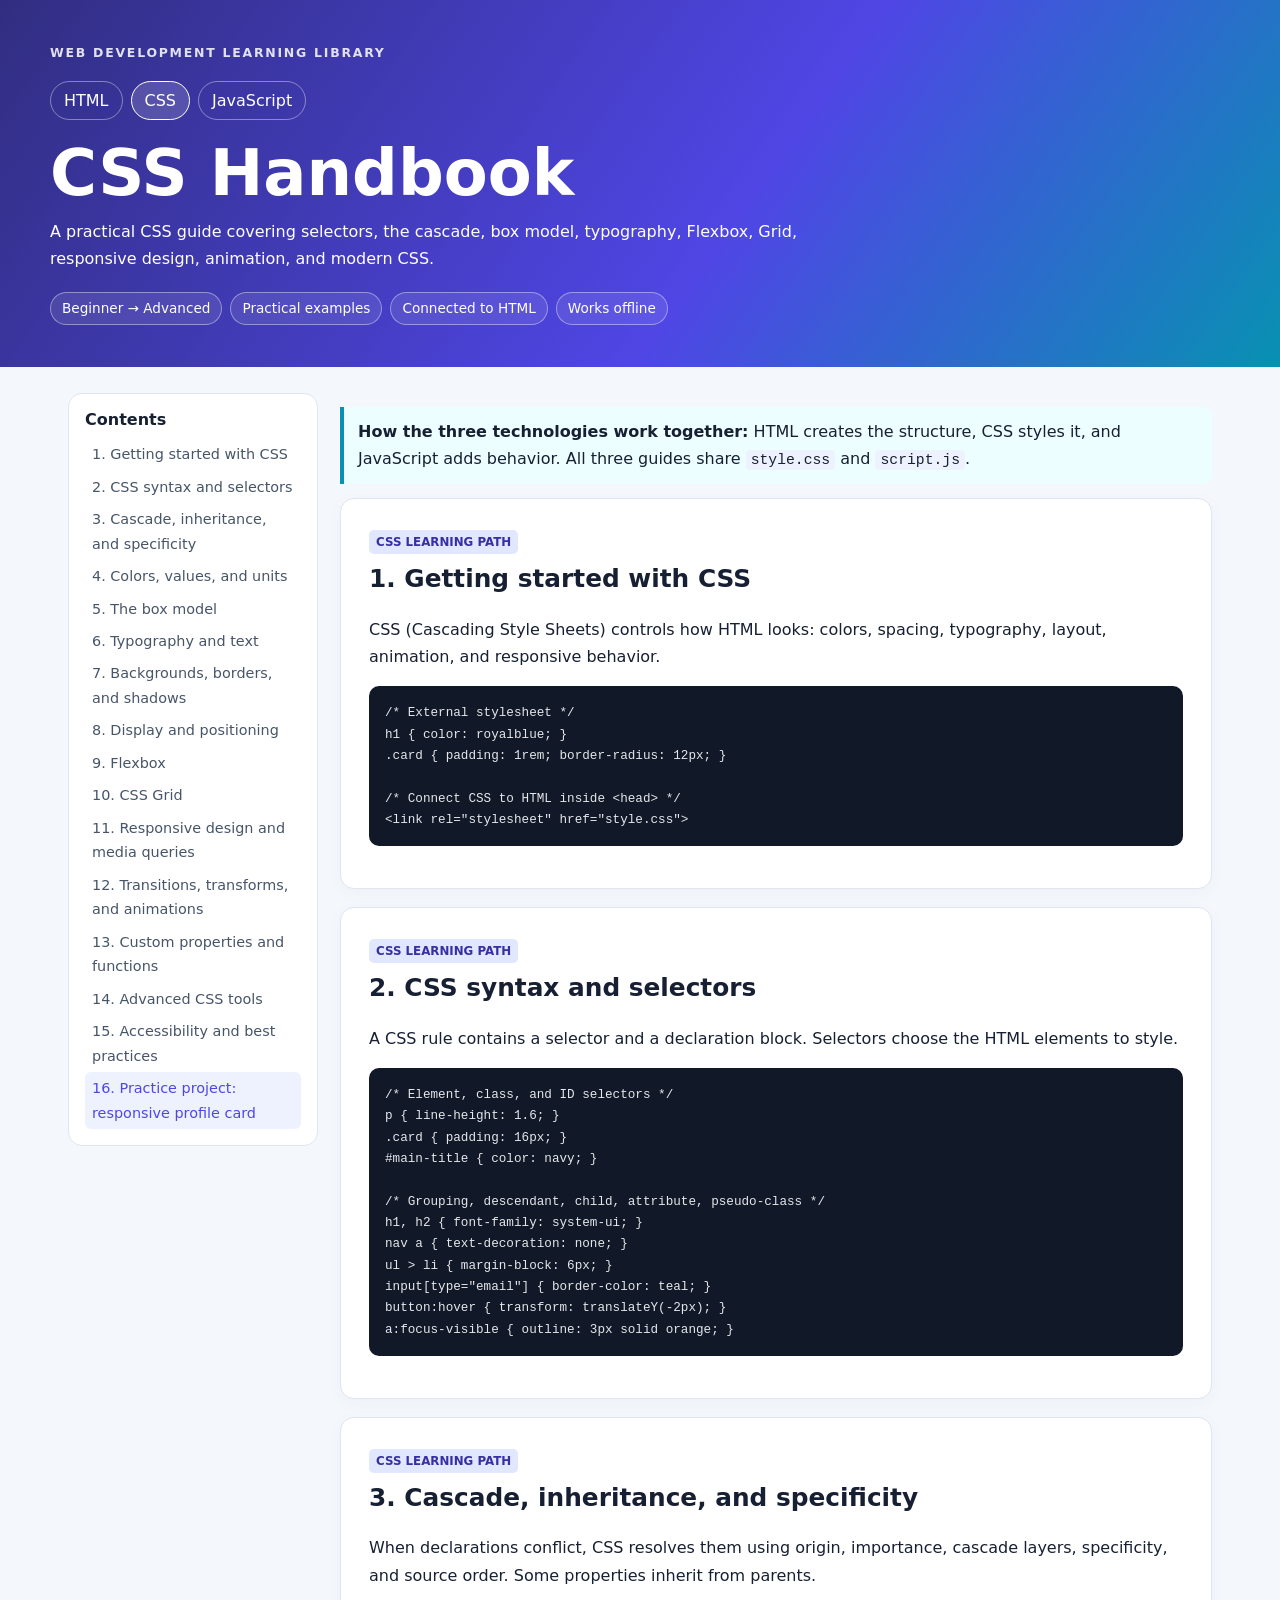
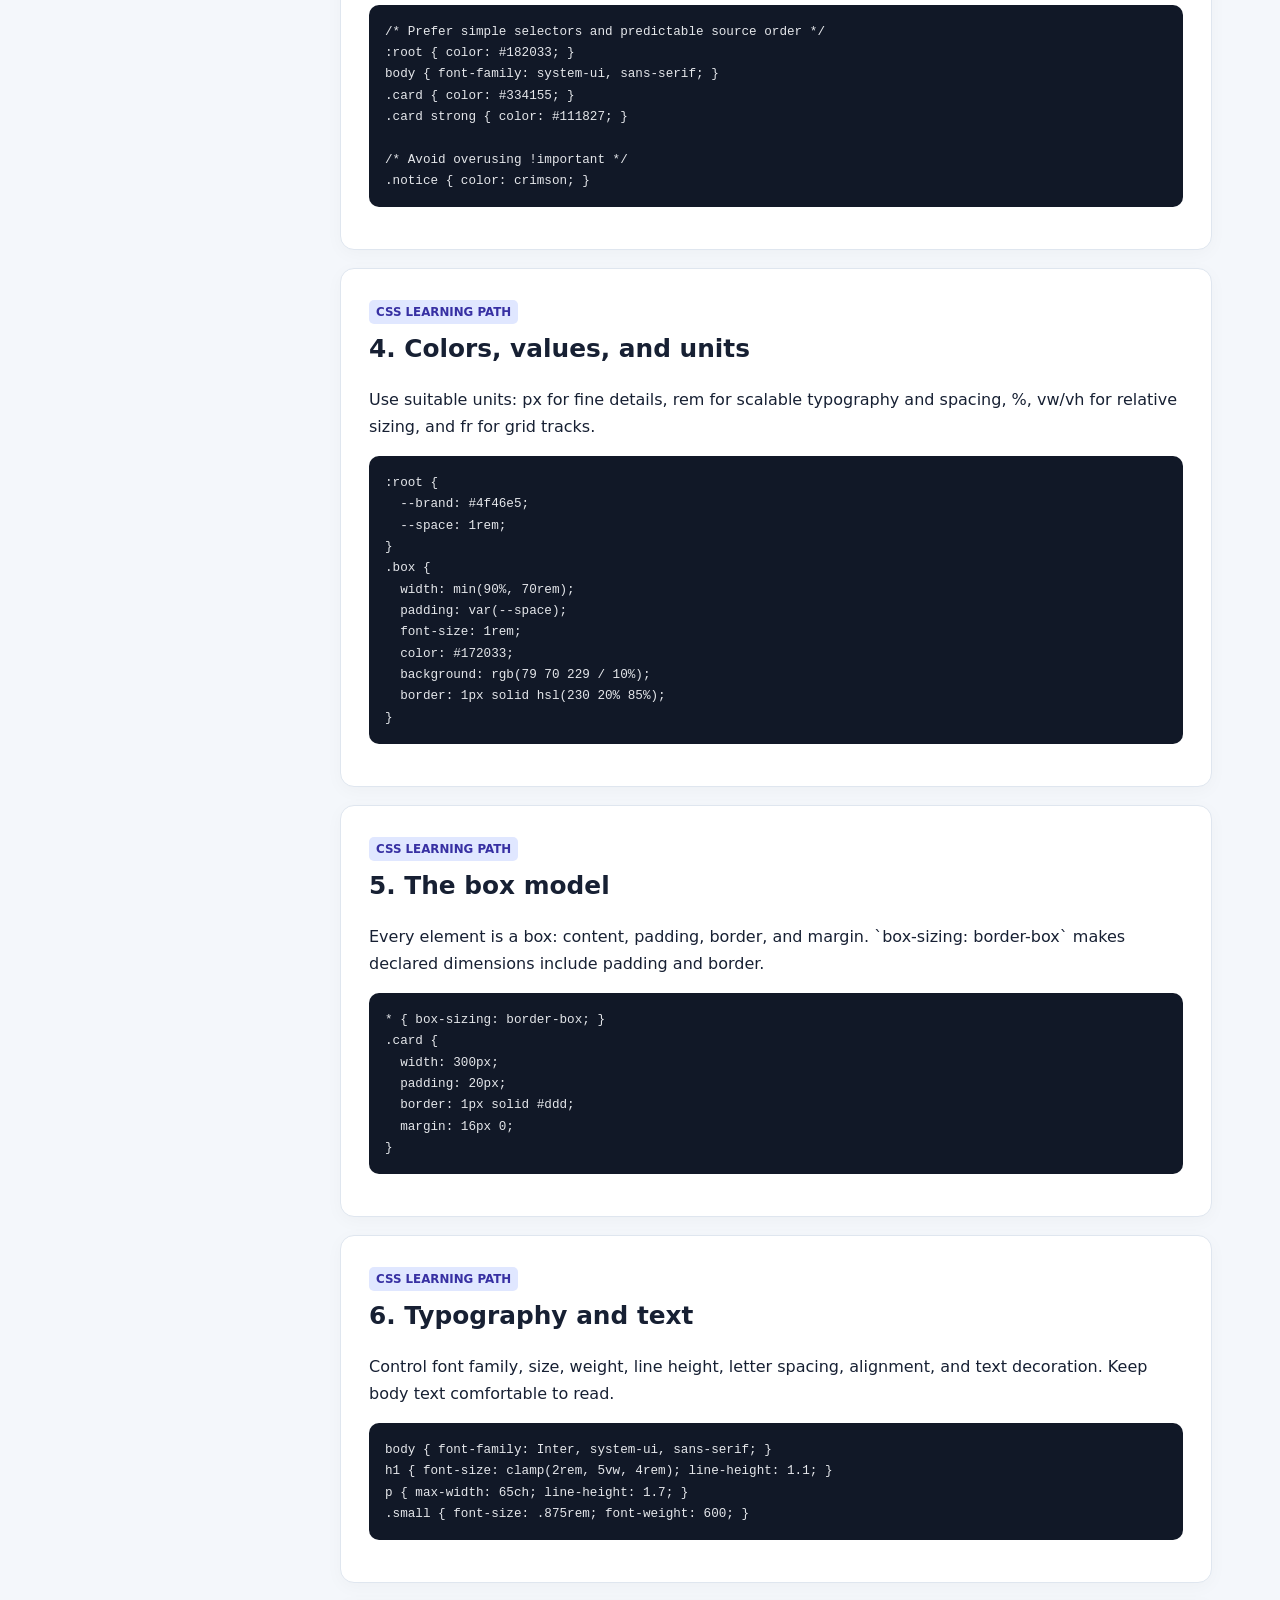
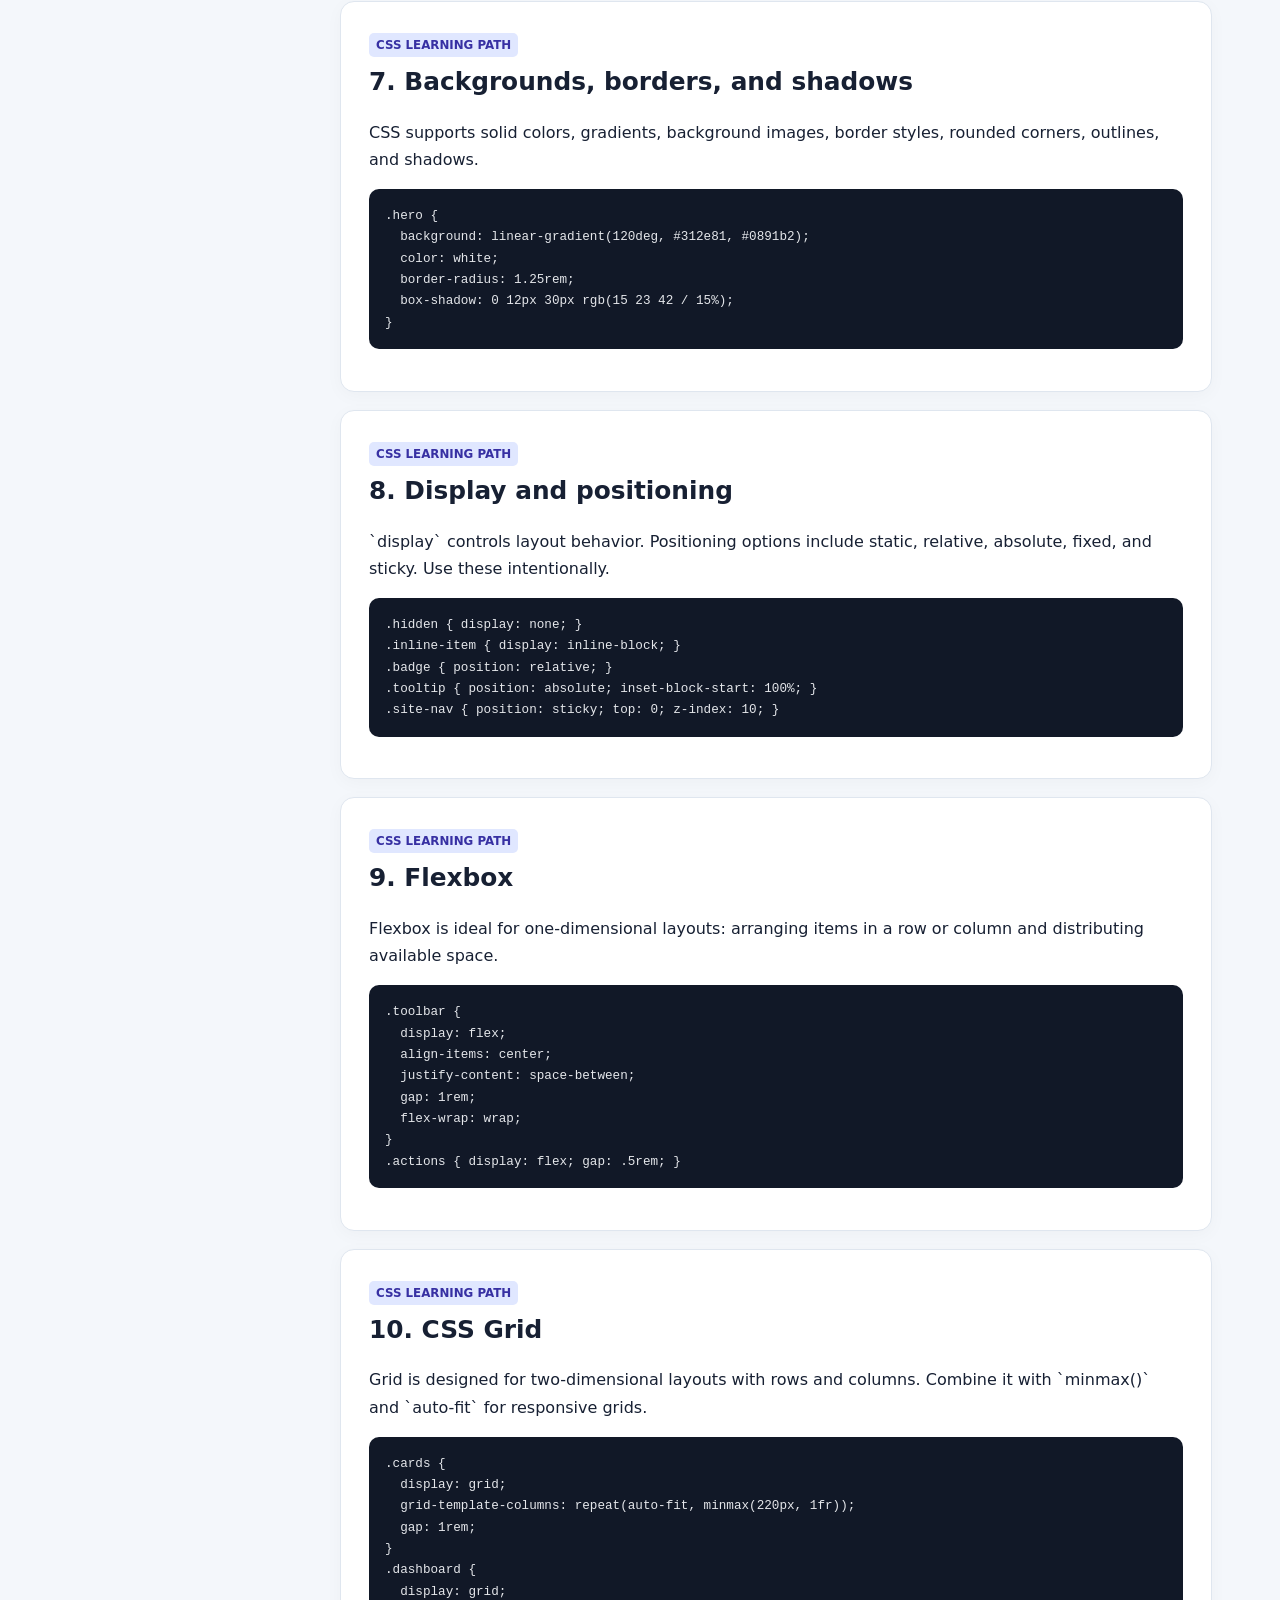
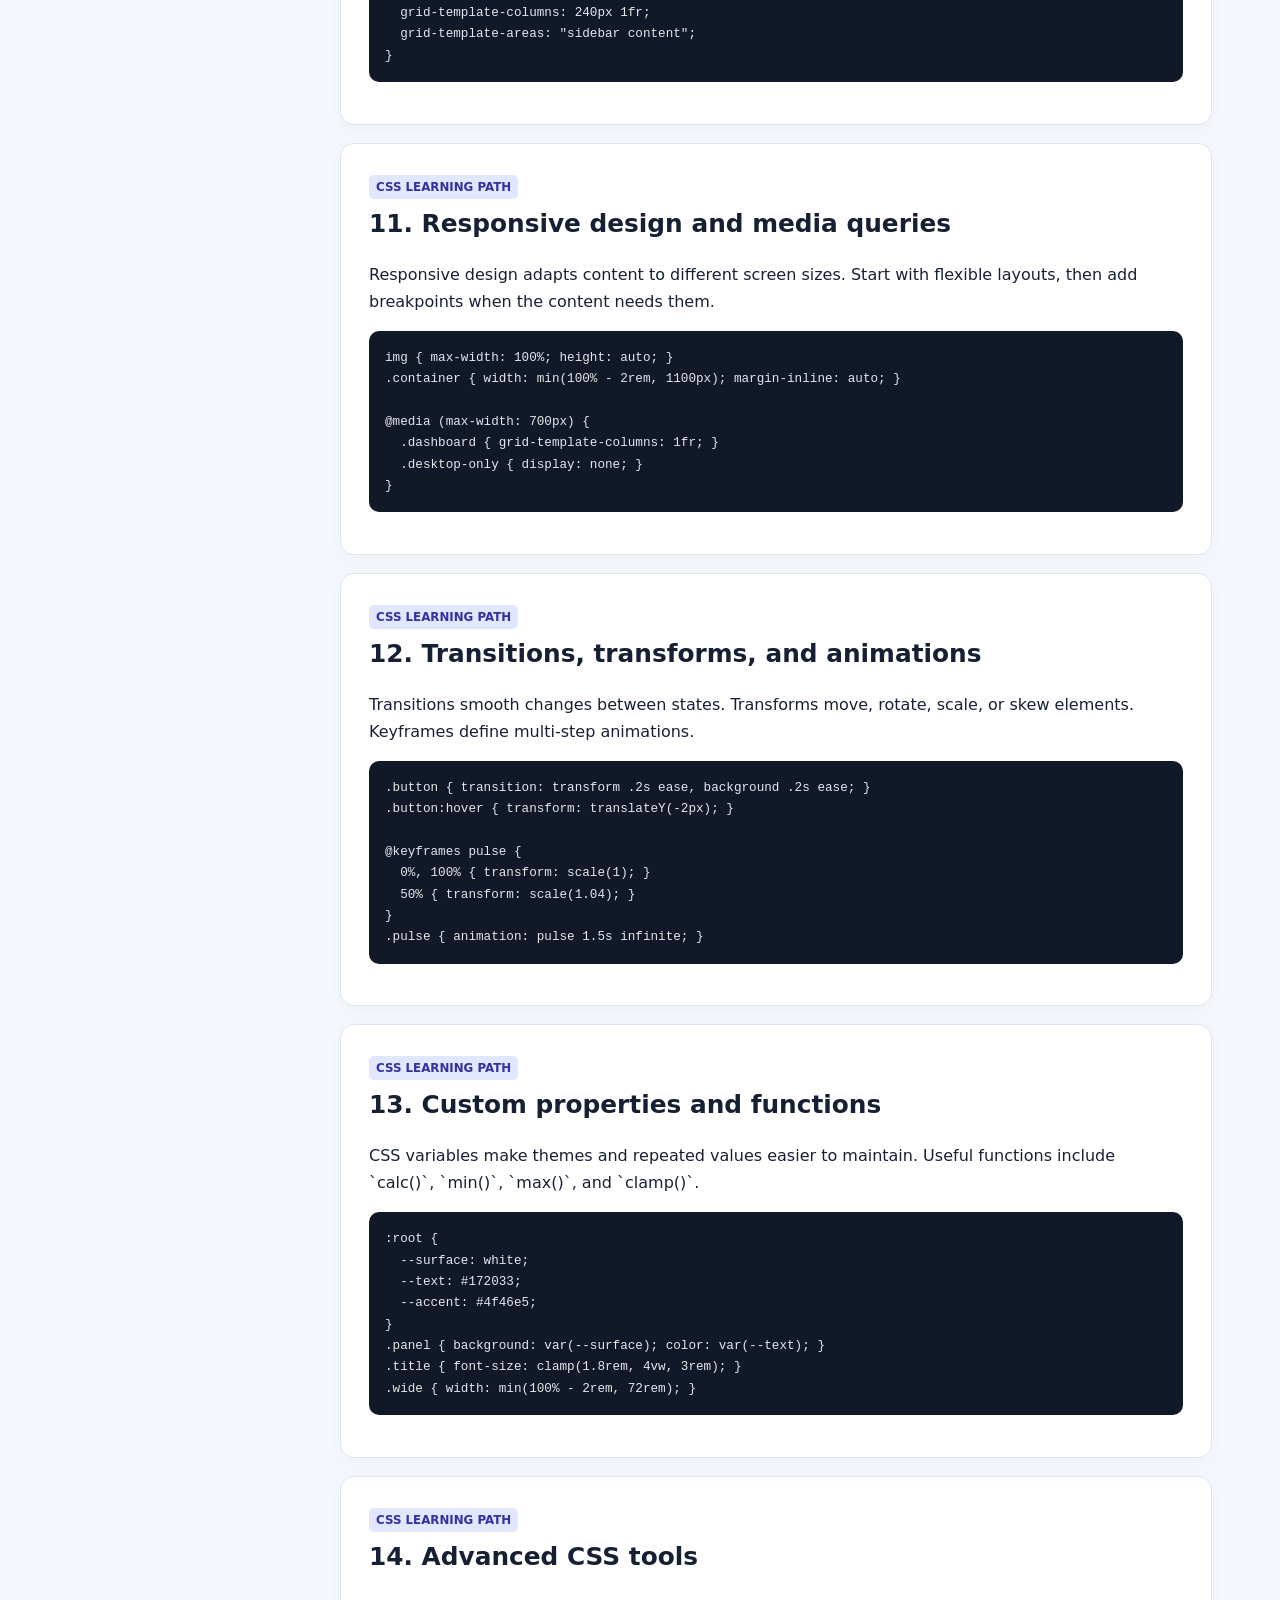
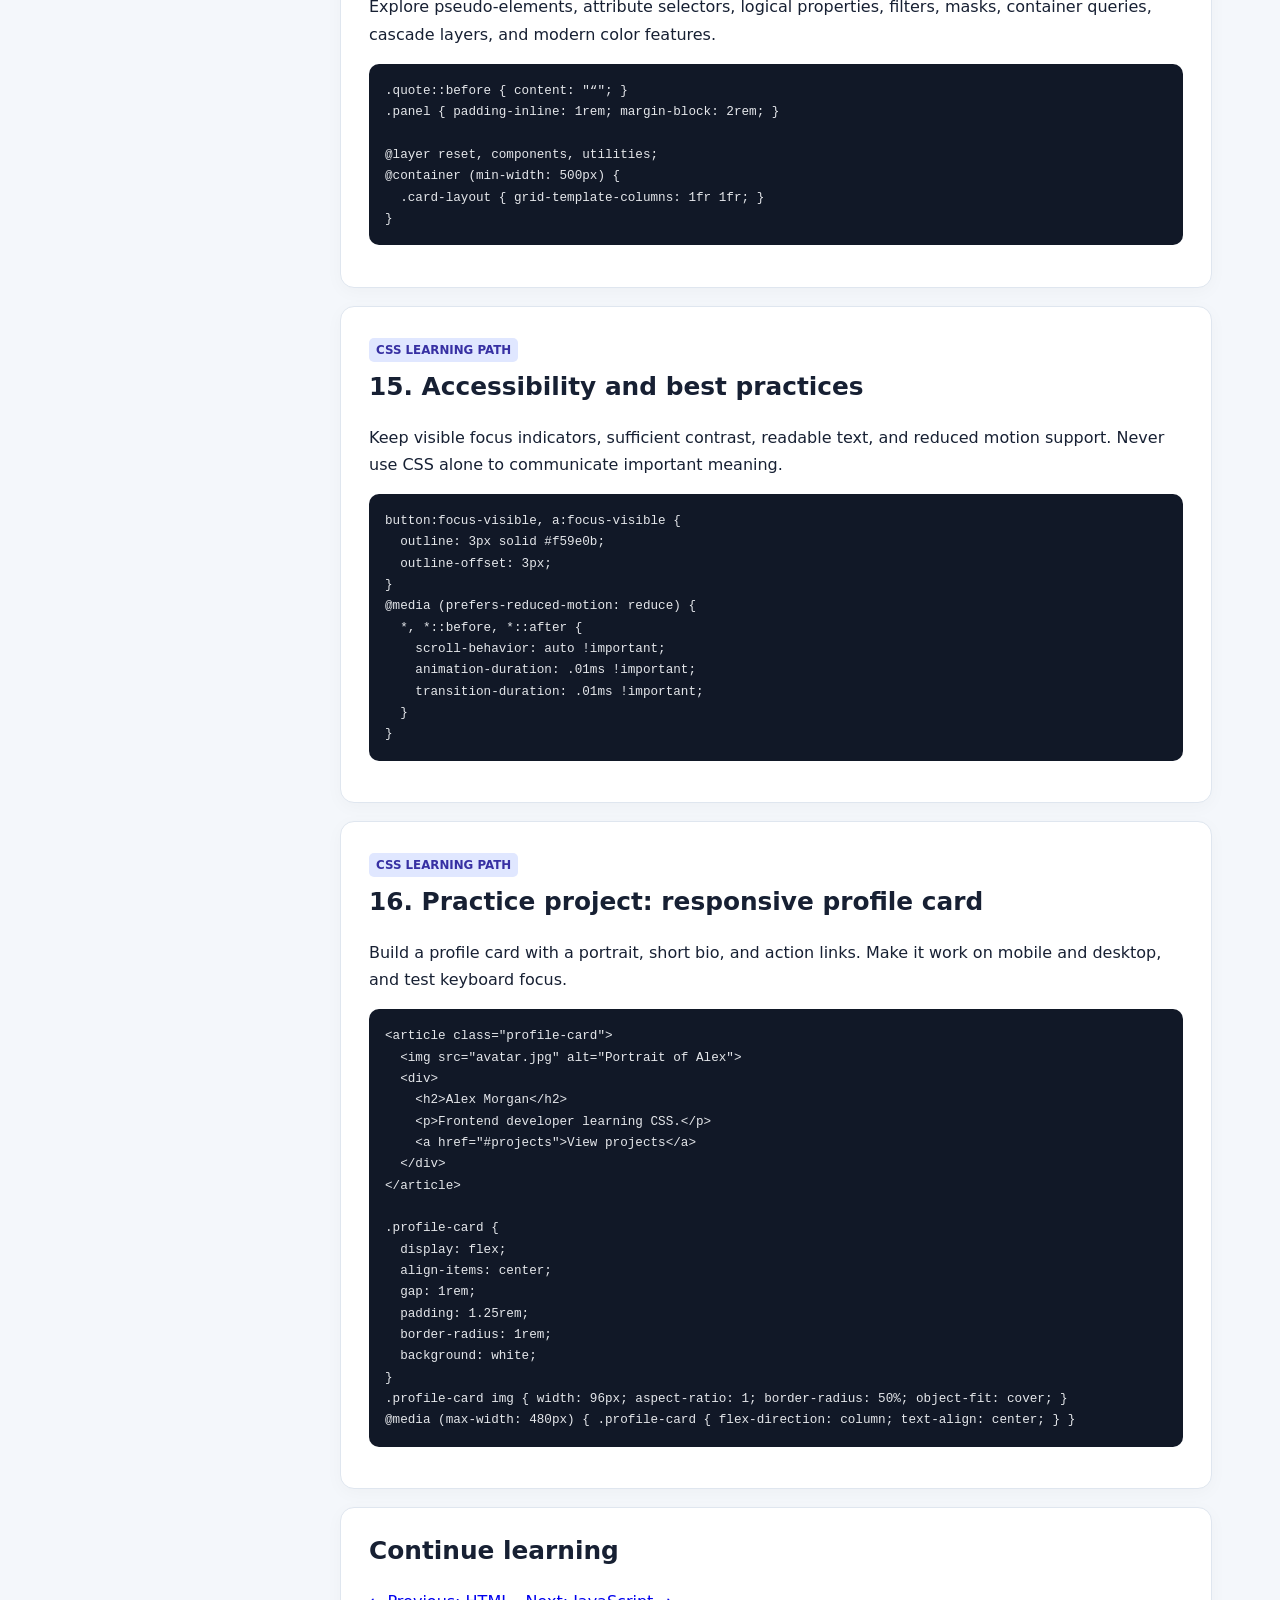
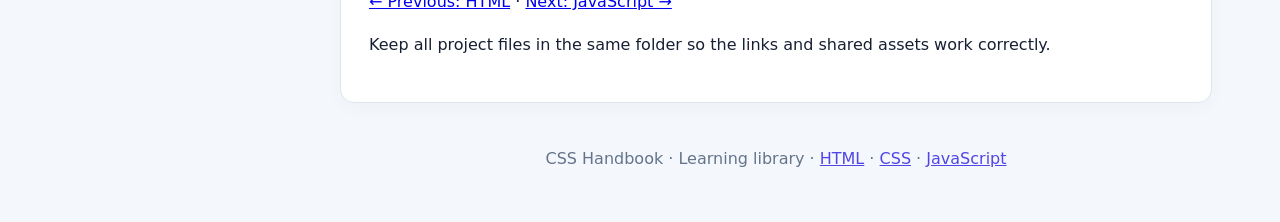
<file: css.html>
<!DOCTYPE html>
<html lang="en">
<head>
<meta charset="UTF-8">
<meta name="viewport" content="width=device-width, initial-scale=1.0">
<meta name="description" content="CSS Handbook from beginner to advanced with practical examples.">
<title>CSS Handbook — Basic to Advanced</title>
<link rel="stylesheet" href="style.css">
</head>
<body>
<header><div class="hero">
<div class="eyebrow">Web development learning library</div>
<nav class="top-nav" aria-label="Learning paths"><a href="index.html">HTML</a><a class="active" href="css.html">CSS</a><a class="" href="javascript.html">JavaScript</a></nav>
<h1>CSS Handbook</h1><p>A practical CSS guide covering selectors, the cascade, box model, typography, Flexbox, Grid, responsive design, animation, and modern CSS.</p>
<div class="chips"><span>Beginner → Advanced</span><span>Practical examples</span><span>Connected to HTML</span><span>Works offline</span></div>
</div></header>
<div class="layout">
<nav aria-label="Table of contents"><h2>Contents</h2><div class="links"><a href="#css-start">1. Getting started with CSS</a><a href="#css-syntax">2. CSS syntax and selectors</a><a href="#css-cascade">3. Cascade, inheritance, and specificity</a><a href="#css-units">4. Colors, values, and units</a><a href="#css-box">5. The box model</a><a href="#css-typography">6. Typography and text</a><a href="#css-background">7. Backgrounds, borders, and shadows</a><a href="#css-display">8. Display and positioning</a><a href="#css-flex">9. Flexbox</a><a href="#css-grid">10. CSS Grid</a><a href="#css-responsive">11. Responsive design and media queries</a><a href="#css-transforms">12. Transitions, transforms, and animations</a><a href="#css-variables">13. Custom properties and functions</a><a href="#css-advanced">14. Advanced CSS tools</a><a href="#css-accessibility">15. Accessibility and best practices</a><a href="#css-practice">16. Practice project: responsive profile card</a></div></nav>
<main>
<div class="note"><strong>How the three technologies work together:</strong> HTML creates the structure, CSS styles it, and JavaScript adds behavior. All three guides share <code>style.css</code> and <code>script.js</code>.</div>
<section id="css-start">
<span class="tag">CSS LEARNING PATH</span>
<h2>1. Getting started with CSS</h2>
<p>CSS (Cascading Style Sheets) controls how HTML looks: colors, spacing, typography, layout, animation, and responsive behavior.</p>
<pre><code>/* External stylesheet */
h1 { color: royalblue; }
.card { padding: 1rem; border-radius: 12px; }

/* Connect CSS to HTML inside &lt;head&gt; */
&lt;link rel="stylesheet" href="style.css"&gt;</code></pre>
</section><section id="css-syntax">
<span class="tag">CSS LEARNING PATH</span>
<h2>2. CSS syntax and selectors</h2>
<p>A CSS rule contains a selector and a declaration block. Selectors choose the HTML elements to style.</p>
<pre><code>/* Element, class, and ID selectors */
p { line-height: 1.6; }
.card { padding: 16px; }
#main-title { color: navy; }

/* Grouping, descendant, child, attribute, pseudo-class */
h1, h2 { font-family: system-ui; }
nav a { text-decoration: none; }
ul &gt; li { margin-block: 6px; }
input[type="email"] { border-color: teal; }
button:hover { transform: translateY(-2px); }
a:focus-visible { outline: 3px solid orange; }</code></pre>
</section><section id="css-cascade">
<span class="tag">CSS LEARNING PATH</span>
<h2>3. Cascade, inheritance, and specificity</h2>
<p>When declarations conflict, CSS resolves them using origin, importance, cascade layers, specificity, and source order. Some properties inherit from parents.</p>
<pre><code>/* Prefer simple selectors and predictable source order */
:root { color: #182033; }
body { font-family: system-ui, sans-serif; }
.card { color: #334155; }
.card strong { color: #111827; }

/* Avoid overusing !important */
.notice { color: crimson; }</code></pre>
</section><section id="css-units">
<span class="tag">CSS LEARNING PATH</span>
<h2>4. Colors, values, and units</h2>
<p>Use suitable units: px for fine details, rem for scalable typography and spacing, %, vw/vh for relative sizing, and fr for grid tracks.</p>
<pre><code>:root {
  --brand: #4f46e5;
  --space: 1rem;
}
.box {
  width: min(90%, 70rem);
  padding: var(--space);
  font-size: 1rem;
  color: #172033;
  background: rgb(79 70 229 / 10%);
  border: 1px solid hsl(230 20% 85%);
}</code></pre>
</section><section id="css-box">
<span class="tag">CSS LEARNING PATH</span>
<h2>5. The box model</h2>
<p>Every element is a box: content, padding, border, and margin. `box-sizing: border-box` makes declared dimensions include padding and border.</p>
<pre><code>* { box-sizing: border-box; }
.card {
  width: 300px;
  padding: 20px;
  border: 1px solid #ddd;
  margin: 16px 0;
}</code></pre>
</section><section id="css-typography">
<span class="tag">CSS LEARNING PATH</span>
<h2>6. Typography and text</h2>
<p>Control font family, size, weight, line height, letter spacing, alignment, and text decoration. Keep body text comfortable to read.</p>
<pre><code>body { font-family: Inter, system-ui, sans-serif; }
h1 { font-size: clamp(2rem, 5vw, 4rem); line-height: 1.1; }
p { max-width: 65ch; line-height: 1.7; }
.small { font-size: .875rem; font-weight: 600; }</code></pre>
</section><section id="css-background">
<span class="tag">CSS LEARNING PATH</span>
<h2>7. Backgrounds, borders, and shadows</h2>
<p>CSS supports solid colors, gradients, background images, border styles, rounded corners, outlines, and shadows.</p>
<pre><code>.hero {
  background: linear-gradient(120deg, #312e81, #0891b2);
  color: white;
  border-radius: 1.25rem;
  box-shadow: 0 12px 30px rgb(15 23 42 / 15%);
}</code></pre>
</section><section id="css-display">
<span class="tag">CSS LEARNING PATH</span>
<h2>8. Display and positioning</h2>
<p>`display` controls layout behavior. Positioning options include static, relative, absolute, fixed, and sticky. Use these intentionally.</p>
<pre><code>.hidden { display: none; }
.inline-item { display: inline-block; }
.badge { position: relative; }
.tooltip { position: absolute; inset-block-start: 100%; }
.site-nav { position: sticky; top: 0; z-index: 10; }</code></pre>
</section><section id="css-flex">
<span class="tag">CSS LEARNING PATH</span>
<h2>9. Flexbox</h2>
<p>Flexbox is ideal for one-dimensional layouts: arranging items in a row or column and distributing available space.</p>
<pre><code>.toolbar {
  display: flex;
  align-items: center;
  justify-content: space-between;
  gap: 1rem;
  flex-wrap: wrap;
}
.actions { display: flex; gap: .5rem; }</code></pre>
</section><section id="css-grid">
<span class="tag">CSS LEARNING PATH</span>
<h2>10. CSS Grid</h2>
<p>Grid is designed for two-dimensional layouts with rows and columns. Combine it with `minmax()` and `auto-fit` for responsive grids.</p>
<pre><code>.cards {
  display: grid;
  grid-template-columns: repeat(auto-fit, minmax(220px, 1fr));
  gap: 1rem;
}
.dashboard {
  display: grid;
  grid-template-columns: 240px 1fr;
  grid-template-areas: "sidebar content";
}</code></pre>
</section><section id="css-responsive">
<span class="tag">CSS LEARNING PATH</span>
<h2>11. Responsive design and media queries</h2>
<p>Responsive design adapts content to different screen sizes. Start with flexible layouts, then add breakpoints when the content needs them.</p>
<pre><code>img { max-width: 100%; height: auto; }
.container { width: min(100% - 2rem, 1100px); margin-inline: auto; }

@media (max-width: 700px) {
  .dashboard { grid-template-columns: 1fr; }
  .desktop-only { display: none; }
}</code></pre>
</section><section id="css-transforms">
<span class="tag">CSS LEARNING PATH</span>
<h2>12. Transitions, transforms, and animations</h2>
<p>Transitions smooth changes between states. Transforms move, rotate, scale, or skew elements. Keyframes define multi-step animations.</p>
<pre><code>.button { transition: transform .2s ease, background .2s ease; }
.button:hover { transform: translateY(-2px); }

@keyframes pulse {
  0%, 100% { transform: scale(1); }
  50% { transform: scale(1.04); }
}
.pulse { animation: pulse 1.5s infinite; }</code></pre>
</section><section id="css-variables">
<span class="tag">CSS LEARNING PATH</span>
<h2>13. Custom properties and functions</h2>
<p>CSS variables make themes and repeated values easier to maintain. Useful functions include `calc()`, `min()`, `max()`, and `clamp()`.</p>
<pre><code>:root {
  --surface: white;
  --text: #172033;
  --accent: #4f46e5;
}
.panel { background: var(--surface); color: var(--text); }
.title { font-size: clamp(1.8rem, 4vw, 3rem); }
.wide { width: min(100% - 2rem, 72rem); }</code></pre>
</section><section id="css-advanced">
<span class="tag">CSS LEARNING PATH</span>
<h2>14. Advanced CSS tools</h2>
<p>Explore pseudo-elements, attribute selectors, logical properties, filters, masks, container queries, cascade layers, and modern color features.</p>
<pre><code>.quote::before { content: "“"; }
.panel { padding-inline: 1rem; margin-block: 2rem; }

@layer reset, components, utilities;
@container (min-width: 500px) {
  .card-layout { grid-template-columns: 1fr 1fr; }
}</code></pre>
</section><section id="css-accessibility">
<span class="tag">CSS LEARNING PATH</span>
<h2>15. Accessibility and best practices</h2>
<p>Keep visible focus indicators, sufficient contrast, readable text, and reduced motion support. Never use CSS alone to communicate important meaning.</p>
<pre><code>button:focus-visible, a:focus-visible {
  outline: 3px solid #f59e0b;
  outline-offset: 3px;
}
@media (prefers-reduced-motion: reduce) {
  *, *::before, *::after {
    scroll-behavior: auto !important;
    animation-duration: .01ms !important;
    transition-duration: .01ms !important;
  }
}</code></pre>
</section><section id="css-practice">
<span class="tag">CSS LEARNING PATH</span>
<h2>16. Practice project: responsive profile card</h2>
<p>Build a profile card with a portrait, short bio, and action links. Make it work on mobile and desktop, and test keyboard focus.</p>
<pre><code>&lt;article class="profile-card"&gt;
  &lt;img src="avatar.jpg" alt="Portrait of Alex"&gt;
  &lt;div&gt;
    &lt;h2&gt;Alex Morgan&lt;/h2&gt;
    &lt;p&gt;Frontend developer learning CSS.&lt;/p&gt;
    &lt;a href="#projects"&gt;View projects&lt;/a&gt;
  &lt;/div&gt;
&lt;/article&gt;

.profile-card {
  display: flex;
  align-items: center;
  gap: 1rem;
  padding: 1.25rem;
  border-radius: 1rem;
  background: white;
}
.profile-card img { width: 96px; aspect-ratio: 1; border-radius: 50%; object-fit: cover; }
@media (max-width: 480px) { .profile-card { flex-direction: column; text-align: center; } }</code></pre>
</section>
<section><h2>Continue learning</h2><p><a href="index.html">← Previous: HTML</a> · <a href="javascript.html">Next: JavaScript →</a></p><p>Keep all project files in the same folder so the links and shared assets work correctly.</p></section>
<footer>CSS Handbook · Learning library · <a href="index.html">HTML</a> · <a href="css.html">CSS</a> · <a href="javascript.html">JavaScript</a></footer>
</main></div>
<script src="script.js" defer></script>
</body></html>
</file>
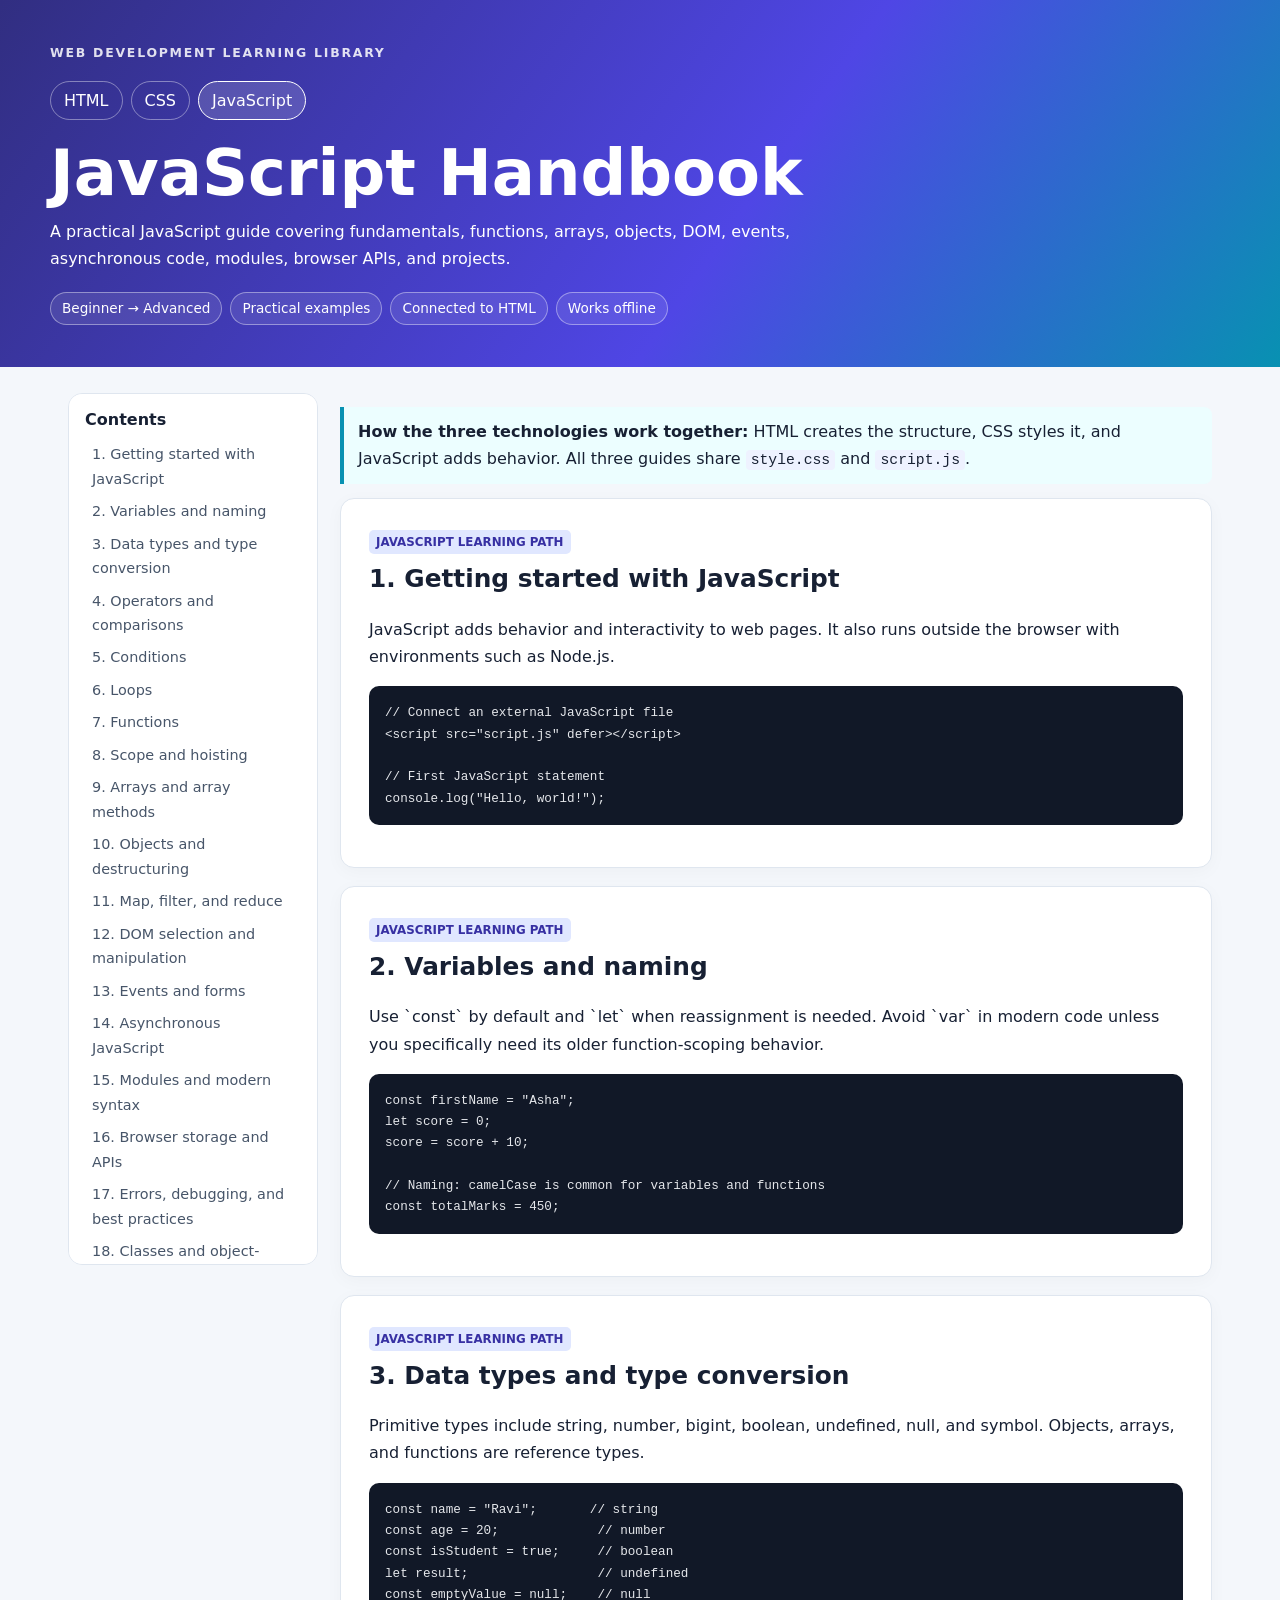
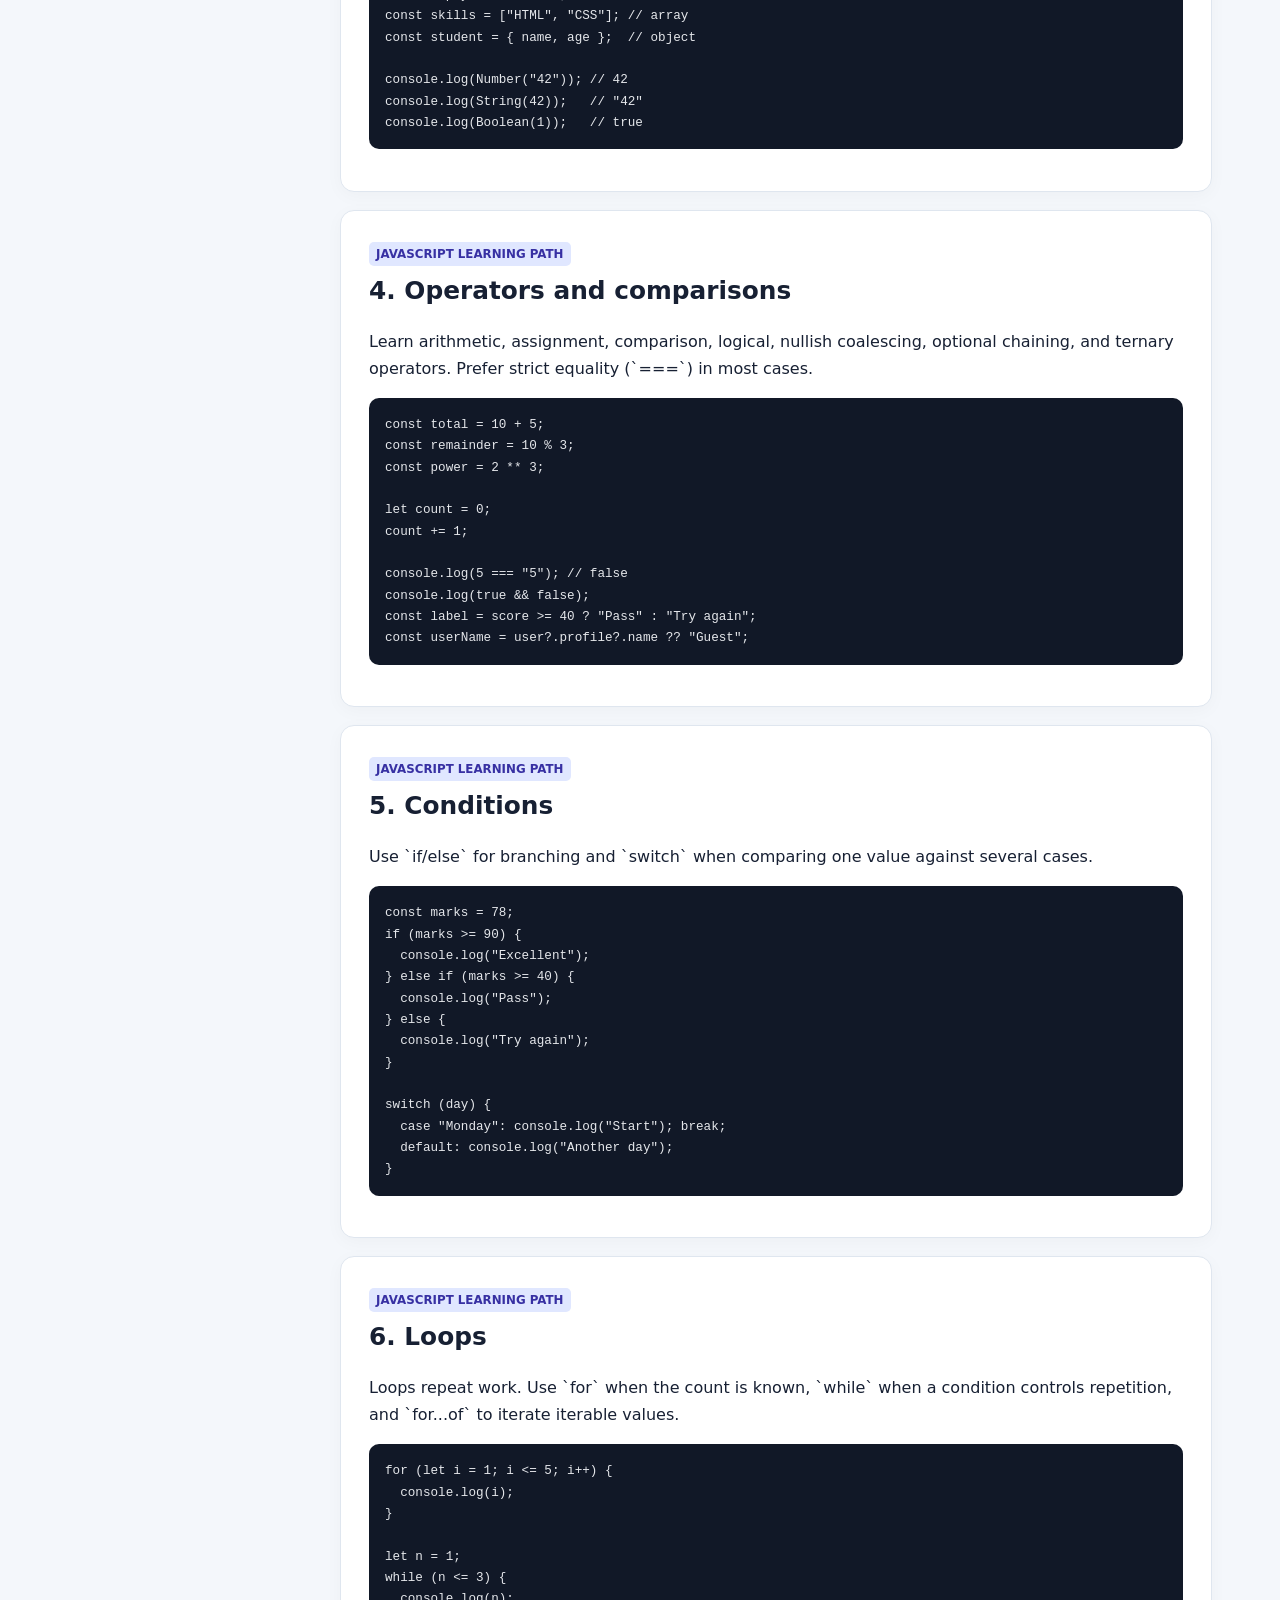
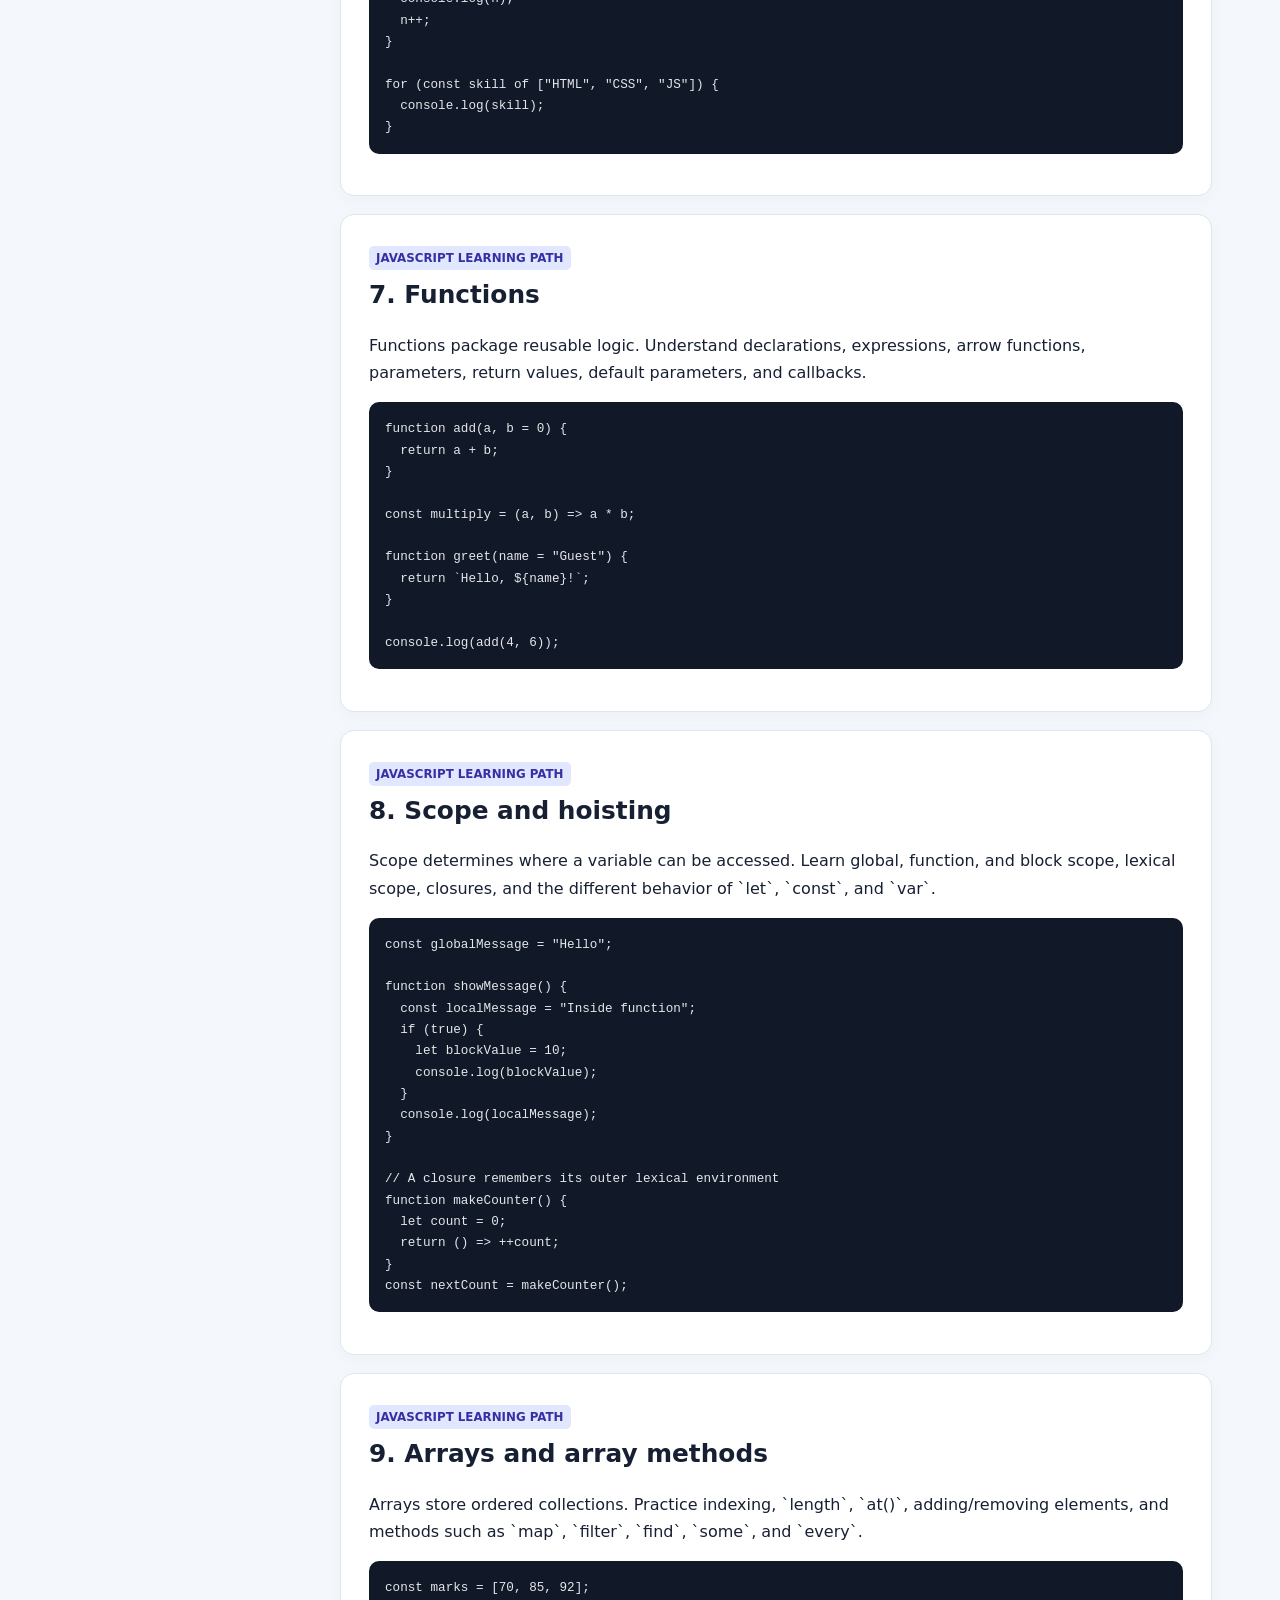
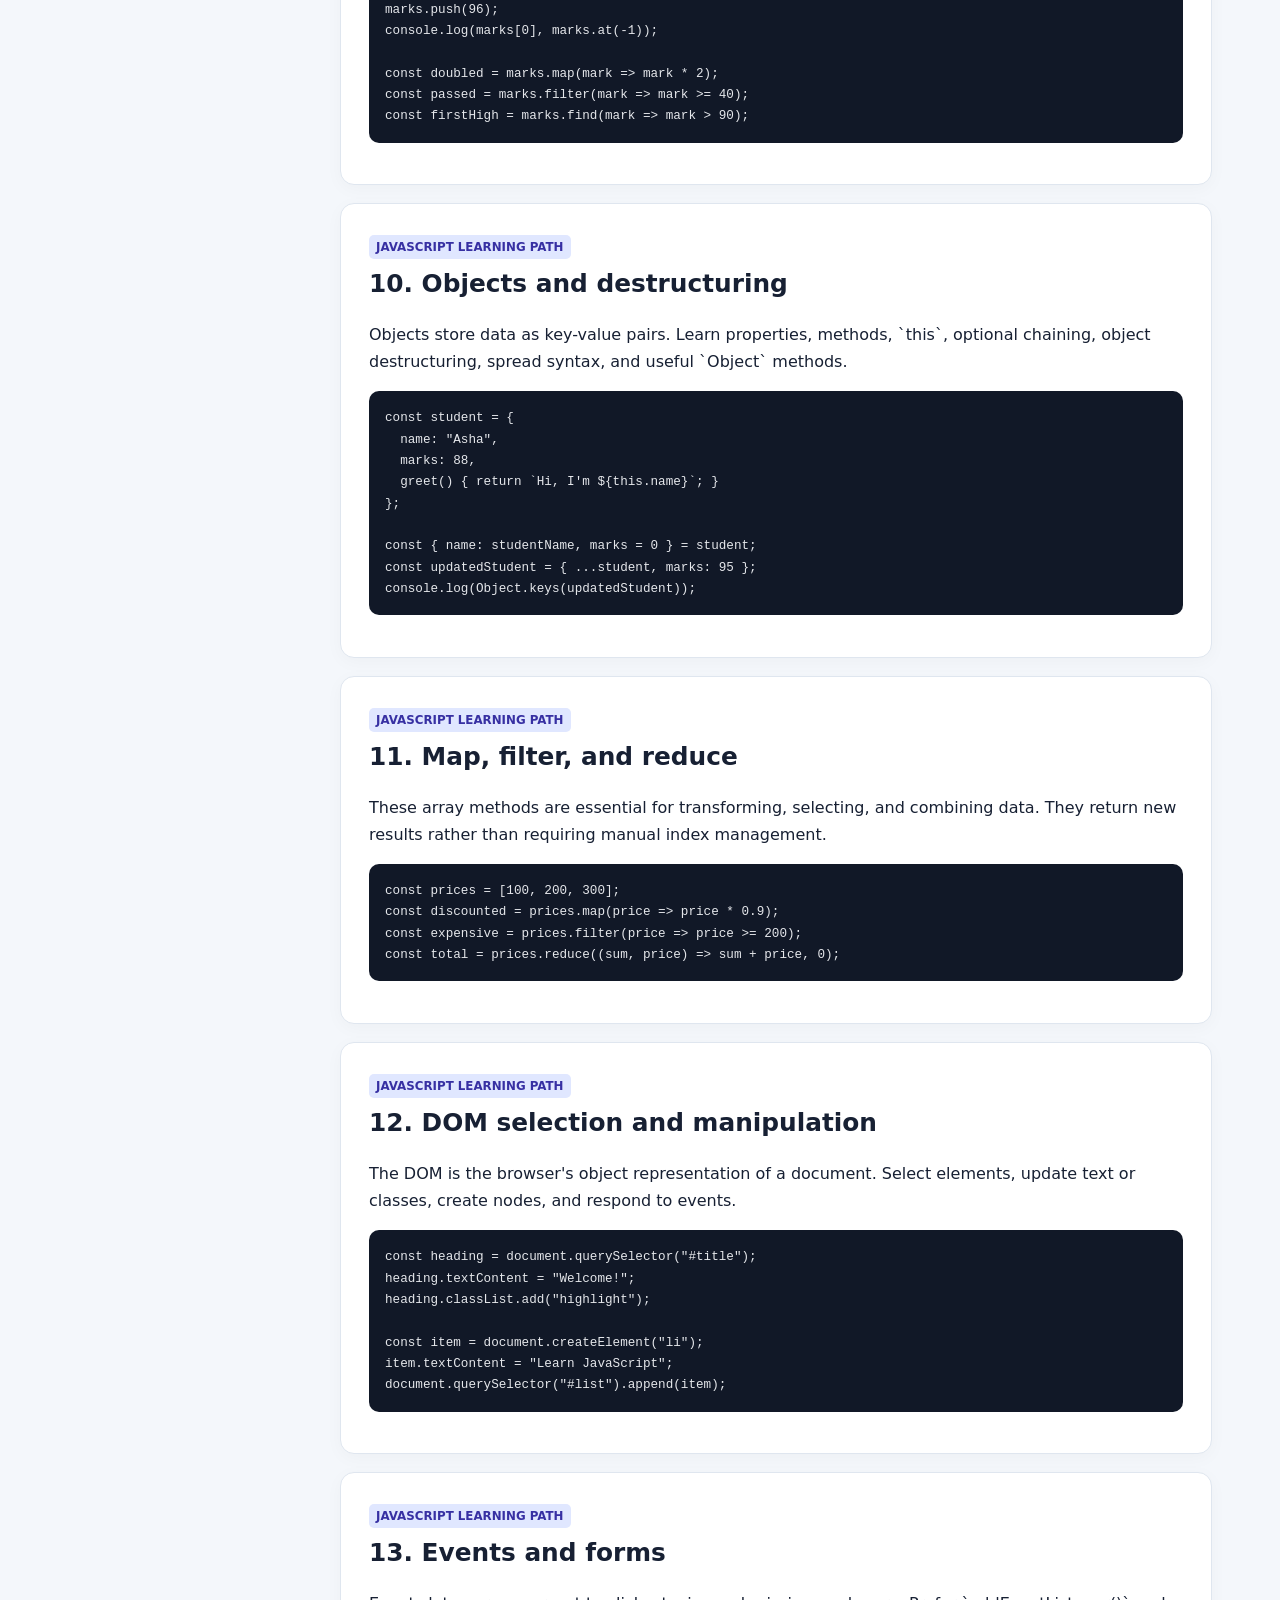
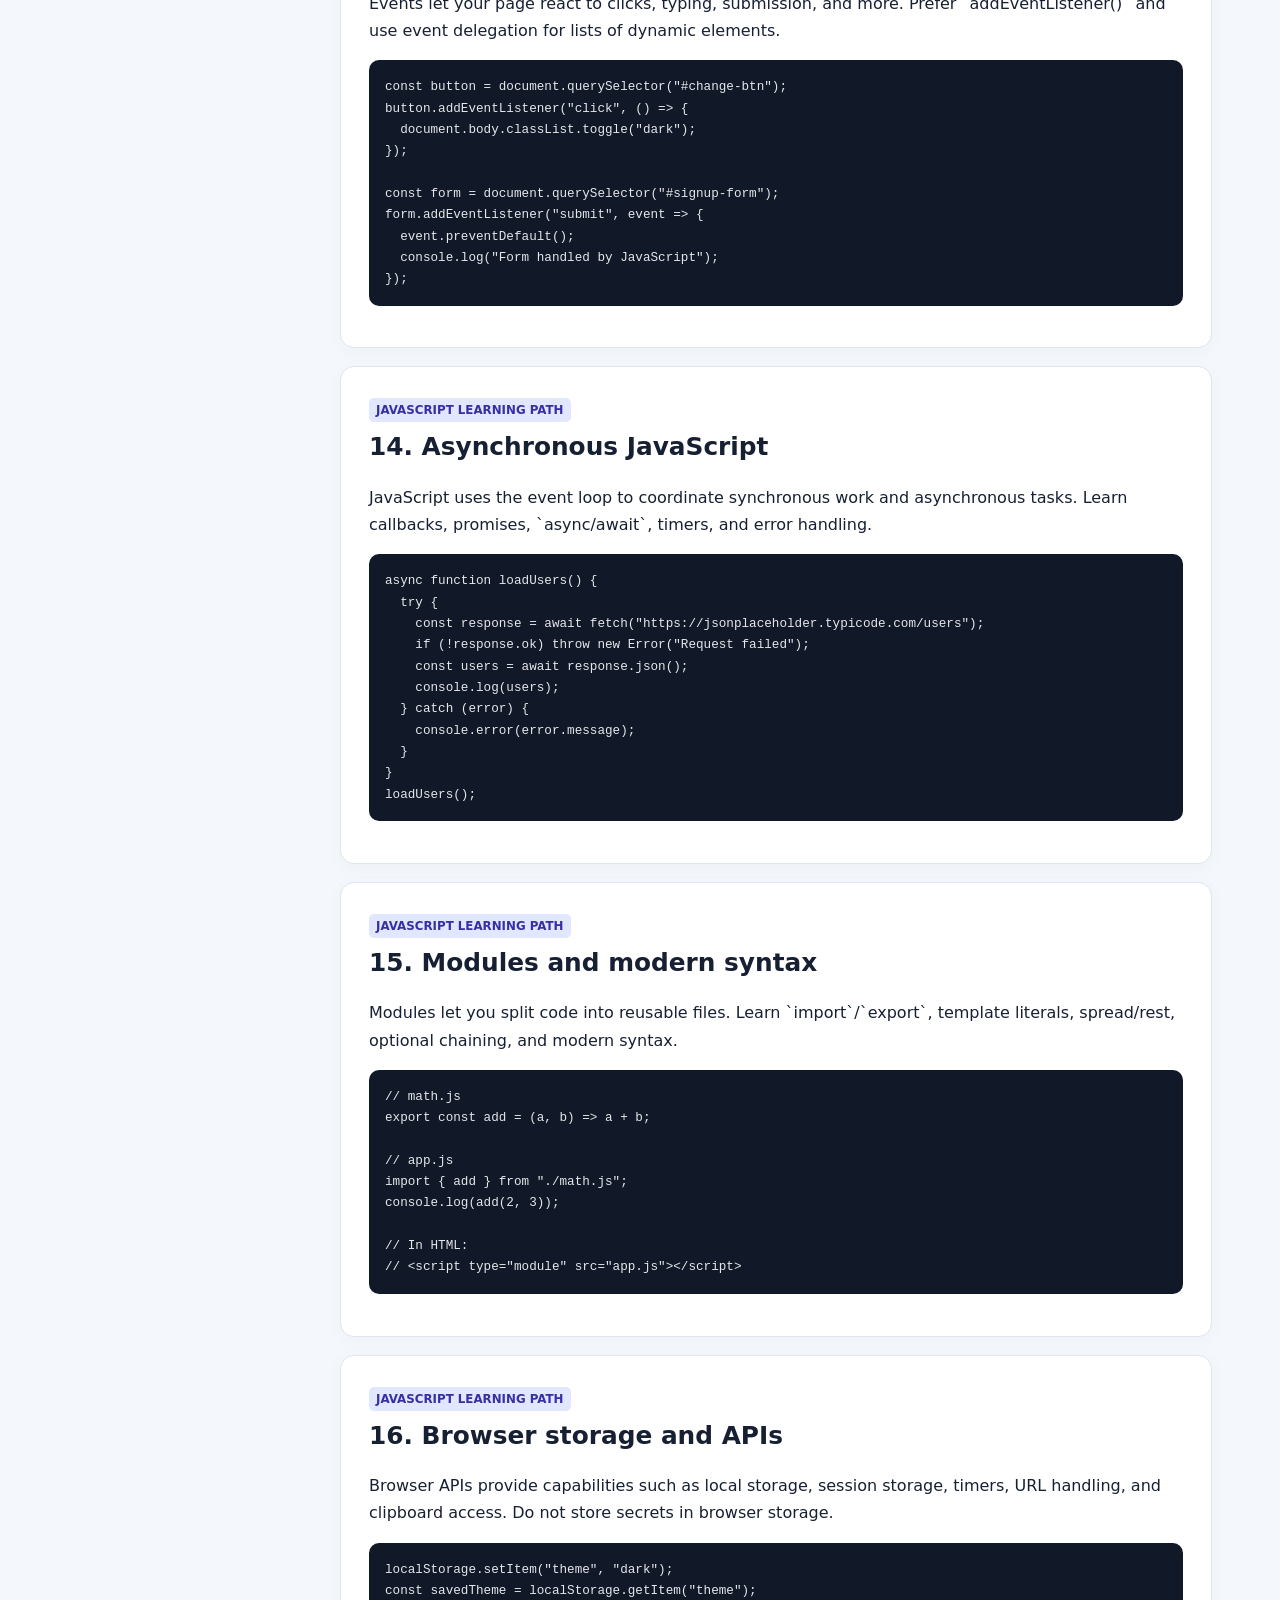
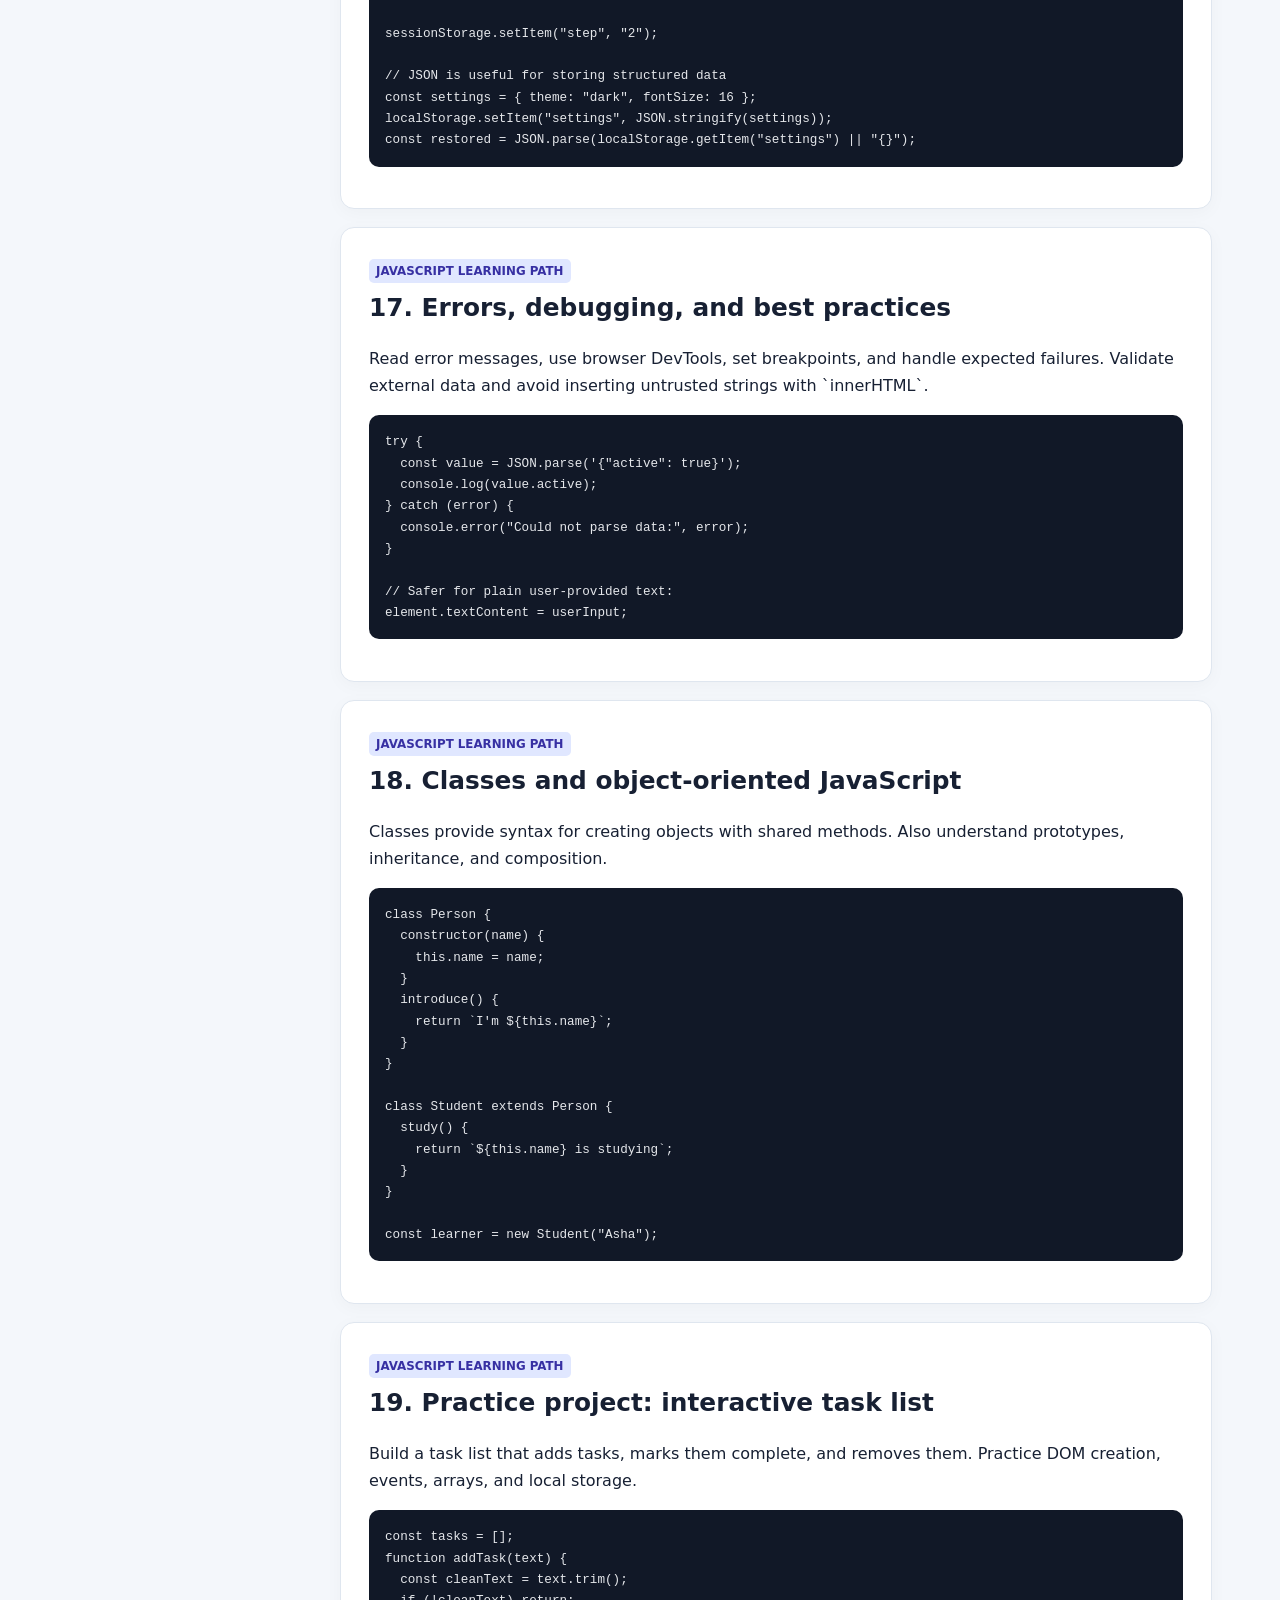
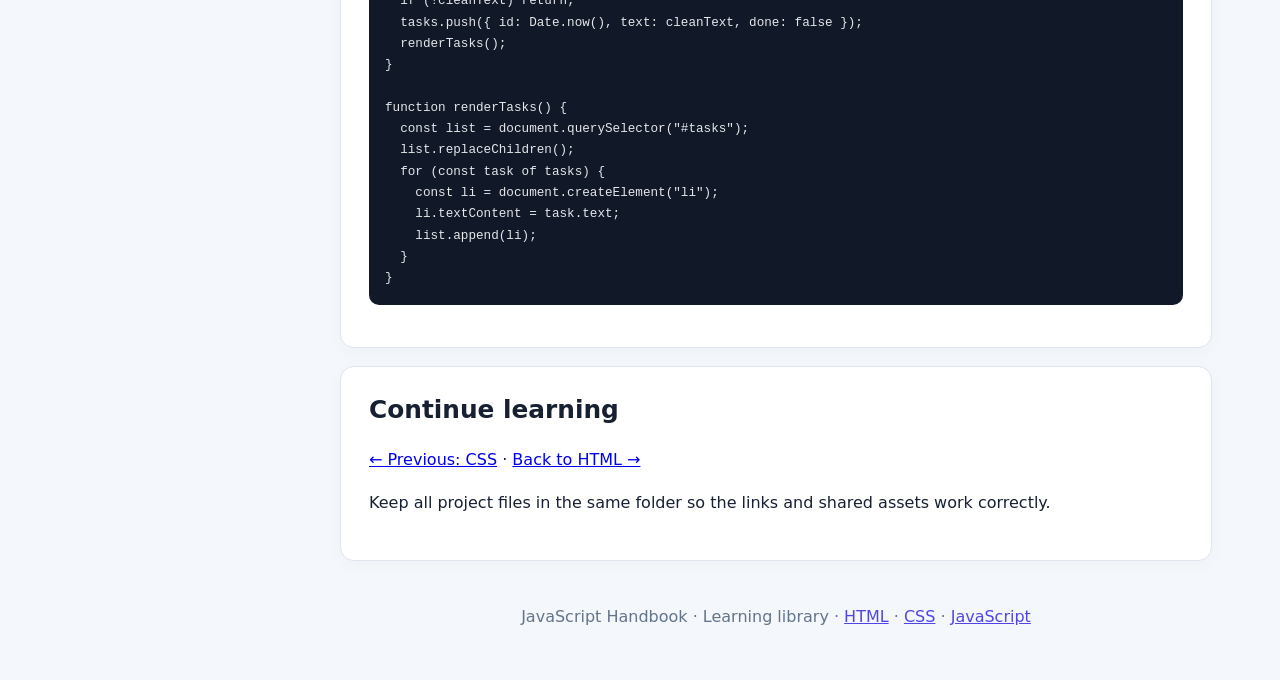
<file: javascript.html>
<!DOCTYPE html>
<html lang="en">
<head>
<meta charset="UTF-8">
<meta name="viewport" content="width=device-width, initial-scale=1.0">
<meta name="description" content="JavaScript Handbook from beginner to advanced with practical examples.">
<title>JavaScript Handbook — Basic to Advanced</title>
<link rel="stylesheet" href="style.css">
</head>
<body>
<header><div class="hero">
<div class="eyebrow">Web development learning library</div>
<nav class="top-nav" aria-label="Learning paths"><a href="index.html">HTML</a><a class="" href="css.html">CSS</a><a class="active" href="javascript.html">JavaScript</a></nav>
<h1>JavaScript Handbook</h1><p>A practical JavaScript guide covering fundamentals, functions, arrays, objects, DOM, events, asynchronous code, modules, browser APIs, and projects.</p>
<div class="chips"><span>Beginner → Advanced</span><span>Practical examples</span><span>Connected to HTML</span><span>Works offline</span></div>
</div></header>
<div class="layout">
<nav aria-label="Table of contents"><h2>Contents</h2><div class="links"><a href="#js-start">1. Getting started with JavaScript</a><a href="#js-variables">2. Variables and naming</a><a href="#js-types">3. Data types and type conversion</a><a href="#js-operators">4. Operators and comparisons</a><a href="#js-conditionals">5. Conditions</a><a href="#js-loops">6. Loops</a><a href="#js-functions">7. Functions</a><a href="#js-scope">8. Scope and hoisting</a><a href="#js-arrays">9. Arrays and array methods</a><a href="#js-objects">10. Objects and destructuring</a><a href="#js-mapreduce">11. Map, filter, and reduce</a><a href="#js-dom">12. DOM selection and manipulation</a><a href="#js-events">13. Events and forms</a><a href="#js-async">14. Asynchronous JavaScript</a><a href="#js-modules">15. Modules and modern syntax</a><a href="#js-storage">16. Browser storage and APIs</a><a href="#js-errors">17. Errors, debugging, and best practices</a><a href="#js-classes">18. Classes and object-oriented JavaScript</a><a href="#js-practice">19. Practice project: interactive task list</a></div></nav>
<main>
<div class="note"><strong>How the three technologies work together:</strong> HTML creates the structure, CSS styles it, and JavaScript adds behavior. All three guides share <code>style.css</code> and <code>script.js</code>.</div>
<section id="js-start">
<span class="tag">JAVASCRIPT LEARNING PATH</span>
<h2>1. Getting started with JavaScript</h2>
<p>JavaScript adds behavior and interactivity to web pages. It also runs outside the browser with environments such as Node.js.</p>
<pre><code>// Connect an external JavaScript file
&lt;script src="script.js" defer&gt;&lt;/script&gt;

// First JavaScript statement
console.log("Hello, world!");</code></pre>
</section><section id="js-variables">
<span class="tag">JAVASCRIPT LEARNING PATH</span>
<h2>2. Variables and naming</h2>
<p>Use `const` by default and `let` when reassignment is needed. Avoid `var` in modern code unless you specifically need its older function-scoping behavior.</p>
<pre><code>const firstName = "Asha";
let score = 0;
score = score + 10;

// Naming: camelCase is common for variables and functions
const totalMarks = 450;</code></pre>
</section><section id="js-types">
<span class="tag">JAVASCRIPT LEARNING PATH</span>
<h2>3. Data types and type conversion</h2>
<p>Primitive types include string, number, bigint, boolean, undefined, null, and symbol. Objects, arrays, and functions are reference types.</p>
<pre><code>const name = "Ravi";       // string
const age = 20;             // number
const isStudent = true;     // boolean
let result;                 // undefined
const emptyValue = null;    // null
const skills = ["HTML", "CSS"]; // array
const student = { name, age };  // object

console.log(Number("42")); // 42
console.log(String(42));   // "42"
console.log(Boolean(1));   // true</code></pre>
</section><section id="js-operators">
<span class="tag">JAVASCRIPT LEARNING PATH</span>
<h2>4. Operators and comparisons</h2>
<p>Learn arithmetic, assignment, comparison, logical, nullish coalescing, optional chaining, and ternary operators. Prefer strict equality (`===`) in most cases.</p>
<pre><code>const total = 10 + 5;
const remainder = 10 % 3;
const power = 2 ** 3;

let count = 0;
count += 1;

console.log(5 === "5"); // false
console.log(true &amp;&amp; false);
const label = score &gt;= 40 ? "Pass" : "Try again";
const userName = user?.profile?.name ?? "Guest";</code></pre>
</section><section id="js-conditionals">
<span class="tag">JAVASCRIPT LEARNING PATH</span>
<h2>5. Conditions</h2>
<p>Use `if/else` for branching and `switch` when comparing one value against several cases.</p>
<pre><code>const marks = 78;
if (marks &gt;= 90) {
  console.log("Excellent");
} else if (marks &gt;= 40) {
  console.log("Pass");
} else {
  console.log("Try again");
}

switch (day) {
  case "Monday": console.log("Start"); break;
  default: console.log("Another day");
}</code></pre>
</section><section id="js-loops">
<span class="tag">JAVASCRIPT LEARNING PATH</span>
<h2>6. Loops</h2>
<p>Loops repeat work. Use `for` when the count is known, `while` when a condition controls repetition, and `for...of` to iterate iterable values.</p>
<pre><code>for (let i = 1; i &lt;= 5; i++) {
  console.log(i);
}

let n = 1;
while (n &lt;= 3) {
  console.log(n);
  n++;
}

for (const skill of ["HTML", "CSS", "JS"]) {
  console.log(skill);
}</code></pre>
</section><section id="js-functions">
<span class="tag">JAVASCRIPT LEARNING PATH</span>
<h2>7. Functions</h2>
<p>Functions package reusable logic. Understand declarations, expressions, arrow functions, parameters, return values, default parameters, and callbacks.</p>
<pre><code>function add(a, b = 0) {
  return a + b;
}

const multiply = (a, b) =&gt; a * b;

function greet(name = "Guest") {
  return `Hello, ${name}!`;
}

console.log(add(4, 6));</code></pre>
</section><section id="js-scope">
<span class="tag">JAVASCRIPT LEARNING PATH</span>
<h2>8. Scope and hoisting</h2>
<p>Scope determines where a variable can be accessed. Learn global, function, and block scope, lexical scope, closures, and the different behavior of `let`, `const`, and `var`.</p>
<pre><code>const globalMessage = "Hello";

function showMessage() {
  const localMessage = "Inside function";
  if (true) {
    let blockValue = 10;
    console.log(blockValue);
  }
  console.log(localMessage);
}

// A closure remembers its outer lexical environment
function makeCounter() {
  let count = 0;
  return () =&gt; ++count;
}
const nextCount = makeCounter();</code></pre>
</section><section id="js-arrays">
<span class="tag">JAVASCRIPT LEARNING PATH</span>
<h2>9. Arrays and array methods</h2>
<p>Arrays store ordered collections. Practice indexing, `length`, `at()`, adding/removing elements, and methods such as `map`, `filter`, `find`, `some`, and `every`.</p>
<pre><code>const marks = [70, 85, 92];
marks.push(96);
console.log(marks[0], marks.at(-1));

const doubled = marks.map(mark =&gt; mark * 2);
const passed = marks.filter(mark =&gt; mark &gt;= 40);
const firstHigh = marks.find(mark =&gt; mark &gt; 90);</code></pre>
</section><section id="js-objects">
<span class="tag">JAVASCRIPT LEARNING PATH</span>
<h2>10. Objects and destructuring</h2>
<p>Objects store data as key-value pairs. Learn properties, methods, `this`, optional chaining, object destructuring, spread syntax, and useful `Object` methods.</p>
<pre><code>const student = {
  name: "Asha",
  marks: 88,
  greet() { return `Hi, I'm ${this.name}`; }
};

const { name: studentName, marks = 0 } = student;
const updatedStudent = { ...student, marks: 95 };
console.log(Object.keys(updatedStudent));</code></pre>
</section><section id="js-mapreduce">
<span class="tag">JAVASCRIPT LEARNING PATH</span>
<h2>11. Map, filter, and reduce</h2>
<p>These array methods are essential for transforming, selecting, and combining data. They return new results rather than requiring manual index management.</p>
<pre><code>const prices = [100, 200, 300];
const discounted = prices.map(price =&gt; price * 0.9);
const expensive = prices.filter(price =&gt; price &gt;= 200);
const total = prices.reduce((sum, price) =&gt; sum + price, 0);</code></pre>
</section><section id="js-dom">
<span class="tag">JAVASCRIPT LEARNING PATH</span>
<h2>12. DOM selection and manipulation</h2>
<p>The DOM is the browser's object representation of a document. Select elements, update text or classes, create nodes, and respond to events.</p>
<pre><code>const heading = document.querySelector("#title");
heading.textContent = "Welcome!";
heading.classList.add("highlight");

const item = document.createElement("li");
item.textContent = "Learn JavaScript";
document.querySelector("#list").append(item);</code></pre>
</section><section id="js-events">
<span class="tag">JAVASCRIPT LEARNING PATH</span>
<h2>13. Events and forms</h2>
<p>Events let your page react to clicks, typing, submission, and more. Prefer `addEventListener()` and use event delegation for lists of dynamic elements.</p>
<pre><code>const button = document.querySelector("#change-btn");
button.addEventListener("click", () =&gt; {
  document.body.classList.toggle("dark");
});

const form = document.querySelector("#signup-form");
form.addEventListener("submit", event =&gt; {
  event.preventDefault();
  console.log("Form handled by JavaScript");
});</code></pre>
</section><section id="js-async">
<span class="tag">JAVASCRIPT LEARNING PATH</span>
<h2>14. Asynchronous JavaScript</h2>
<p>JavaScript uses the event loop to coordinate synchronous work and asynchronous tasks. Learn callbacks, promises, `async/await`, timers, and error handling.</p>
<pre><code>async function loadUsers() {
  try {
    const response = await fetch("https://jsonplaceholder.typicode.com/users");
    if (!response.ok) throw new Error("Request failed");
    const users = await response.json();
    console.log(users);
  } catch (error) {
    console.error(error.message);
  }
}
loadUsers();</code></pre>
</section><section id="js-modules">
<span class="tag">JAVASCRIPT LEARNING PATH</span>
<h2>15. Modules and modern syntax</h2>
<p>Modules let you split code into reusable files. Learn `import`/`export`, template literals, spread/rest, optional chaining, and modern syntax.</p>
<pre><code>// math.js
export const add = (a, b) =&gt; a + b;

// app.js
import { add } from "./math.js";
console.log(add(2, 3));

// In HTML:
// &lt;script type="module" src="app.js"&gt;&lt;/script&gt;</code></pre>
</section><section id="js-storage">
<span class="tag">JAVASCRIPT LEARNING PATH</span>
<h2>16. Browser storage and APIs</h2>
<p>Browser APIs provide capabilities such as local storage, session storage, timers, URL handling, and clipboard access. Do not store secrets in browser storage.</p>
<pre><code>localStorage.setItem("theme", "dark");
const savedTheme = localStorage.getItem("theme");

sessionStorage.setItem("step", "2");

// JSON is useful for storing structured data
const settings = { theme: "dark", fontSize: 16 };
localStorage.setItem("settings", JSON.stringify(settings));
const restored = JSON.parse(localStorage.getItem("settings") || "{}");</code></pre>
</section><section id="js-errors">
<span class="tag">JAVASCRIPT LEARNING PATH</span>
<h2>17. Errors, debugging, and best practices</h2>
<p>Read error messages, use browser DevTools, set breakpoints, and handle expected failures. Validate external data and avoid inserting untrusted strings with `innerHTML`.</p>
<pre><code>try {
  const value = JSON.parse('{"active": true}');
  console.log(value.active);
} catch (error) {
  console.error("Could not parse data:", error);
}

// Safer for plain user-provided text:
element.textContent = userInput;</code></pre>
</section><section id="js-classes">
<span class="tag">JAVASCRIPT LEARNING PATH</span>
<h2>18. Classes and object-oriented JavaScript</h2>
<p>Classes provide syntax for creating objects with shared methods. Also understand prototypes, inheritance, and composition.</p>
<pre><code>class Person {
  constructor(name) {
    this.name = name;
  }
  introduce() {
    return `I'm ${this.name}`;
  }
}

class Student extends Person {
  study() {
    return `${this.name} is studying`;
  }
}

const learner = new Student("Asha");</code></pre>
</section><section id="js-practice">
<span class="tag">JAVASCRIPT LEARNING PATH</span>
<h2>19. Practice project: interactive task list</h2>
<p>Build a task list that adds tasks, marks them complete, and removes them. Practice DOM creation, events, arrays, and local storage.</p>
<pre><code>const tasks = [];
function addTask(text) {
  const cleanText = text.trim();
  if (!cleanText) return;
  tasks.push({ id: Date.now(), text: cleanText, done: false });
  renderTasks();
}

function renderTasks() {
  const list = document.querySelector("#tasks");
  list.replaceChildren();
  for (const task of tasks) {
    const li = document.createElement("li");
    li.textContent = task.text;
    list.append(li);
  }
}</code></pre>
</section>
<section><h2>Continue learning</h2><p><a href="css.html">← Previous: CSS</a> · <a href="index.html">Back to HTML →</a></p><p>Keep all project files in the same folder so the links and shared assets work correctly.</p></section>
<footer>JavaScript Handbook · Learning library · <a href="index.html">HTML</a> · <a href="css.html">CSS</a> · <a href="javascript.html">JavaScript</a></footer>
</main></div>
<script src="script.js" defer></script>
</body></html>
</file>
<file: style.css>
/* =========================================================
   SHARED STYLESHEET — HTML + CSS + JAVASCRIPT HANDBOOKS
   Edit this file to change the appearance of every guide.
   ========================================================= */
:root {
  --bg: #f4f7fb; --panel: #fff; --ink: #172033; --muted: #64748b;
  --brand: #4f46e5; --line: #dfe6ef; --code: #111827;
}
* { box-sizing: border-box; }
html { scroll-behavior: smooth; scroll-padding-top: 20px; }
body { margin: 0; background: var(--bg); color: var(--ink); font: 16px/1.7 system-ui, -apple-system, "Segoe UI", sans-serif; }
header { background: linear-gradient(125deg,#312e81,#4f46e5 58%,#0891b2); color: white; padding: 42px 22px; }
.hero, .layout { max-width: 1180px; margin: auto; }
.eyebrow { text-transform: uppercase; letter-spacing: .14em; font-size: .78rem; font-weight: 800; opacity: .85; }
h1 { font-size: clamp(2.2rem,5vw,4rem); line-height: 1.1; margin: .5rem 0; }
header p { max-width: 780px; }
.top-nav { display: flex; flex-wrap: wrap; gap: 8px; margin: 18px 0; }
.top-nav a { color: white; text-decoration: none; border: 1px solid #ffffff66; border-radius: 999px; padding: 5px 13px; }
.top-nav a:hover, .top-nav a.active { background: #ffffff26; border-color: white; }
.chips { display: flex; flex-wrap: wrap; gap: 8px; margin-top: 20px; }
.chips span { border: 1px solid #ffffff66; background: #ffffff18; border-radius: 999px; padding: 4px 11px; font-size: .85rem; }
.layout { padding: 26px 18px; display: grid; grid-template-columns: 250px minmax(0,1fr); gap: 22px; align-items: start; }
.layout > nav { position: sticky; top: 14px; background: white; border: 1px solid var(--line); border-radius: 14px; padding: 16px; max-height: calc(100vh - 28px); overflow: auto; }
nav h2 { font-size: 1rem; margin: 0 0 8px; }
.links a { display: block; text-decoration: none; color: #475569; padding: 4px 7px; border-radius: 6px; font-size: .9rem; }
.links a:hover, .links a.active { background: #eef2ff; color: var(--brand); }
main { min-width: 0; }
section { background: white; border: 1px solid var(--line); border-radius: 14px; padding: clamp(18px,3vw,28px); margin-bottom: 18px; box-shadow: 0 4px 18px #0f172a08; }
h2 { font-size: 1.55rem; line-height: 1.25; margin-top: 0; }
h3 { font-size: 1.12rem; margin-top: 1.5rem; }
p { margin: .55rem 0 1rem; }
.tag { display: inline-block; background: #e0e7ff; color: #3730a3; font-size: .74rem; font-weight: 800; border-radius: 5px; padding: 2px 7px; margin-bottom: 10px; }
code { font-family: ui-monospace,SFMono-Regular,Consolas,monospace; font-size: .92em; background: #eef2ff; padding: 2px 5px; border-radius: 4px; }
pre { background: var(--code); color: #e5e7eb; padding: 16px; border-radius: 10px; overflow: auto; font-size: .86rem; line-height: 1.55; }
pre code { background: none; color: inherit; padding: 0; white-space: pre; }
.note { background: #ecfeff; border-left: 4px solid #0891b2; border-radius: 0 8px 8px 0; padding: 11px 14px; margin: 14px 0; }
.warn { background: #fffbeb; border-left-color: #f59e0b; }
.grid { display: grid; grid-template-columns: repeat(auto-fit,minmax(170px,1fr)); gap: 10px; }
.mini { border: 1px solid var(--line); border-radius: 9px; padding: 12px; }
.mini strong { display: block; color: var(--brand); }
table { width: 100%; border-collapse: collapse; display: block; overflow: auto; }
th, td { border: 1px solid var(--line); padding: 8px 10px; text-align: left; min-width: 120px; }
th { background: #f1f5f9; }
.demo { border: 1px dashed #94a3b8; border-radius: 9px; padding: 14px; margin: 12px 0; }
input, select, textarea, button { font: inherit; }
input, select, textarea { padding: 7px; border: 1px solid #cbd5e1; border-radius: 6px; max-width: 100%; }
button { background: var(--brand); color: #fff; border: 0; border-radius: 7px; padding: 8px 12px; cursor: pointer; }
button:hover { filter: brightness(1.1); }
a:focus-visible, button:focus-visible, input:focus-visible { outline: 3px solid #f59e0b; outline-offset: 3px; }
footer { text-align: center; color: var(--muted); padding: 24px; }
footer a { color: var(--brand); }
@media (max-width: 820px) { .layout { grid-template-columns: 1fr; } .layout > nav { position: relative; top: auto; max-height: none; } .links { columns: 2; } }
@media (max-width: 480px) { .links { columns: 1; } header { padding: 32px 18px; } }
@media (prefers-reduced-motion: reduce) { html { scroll-behavior: auto; } *, *::before, *::after { animation-duration: .01ms !important; transition-duration: .01ms !important; } }
</file>
